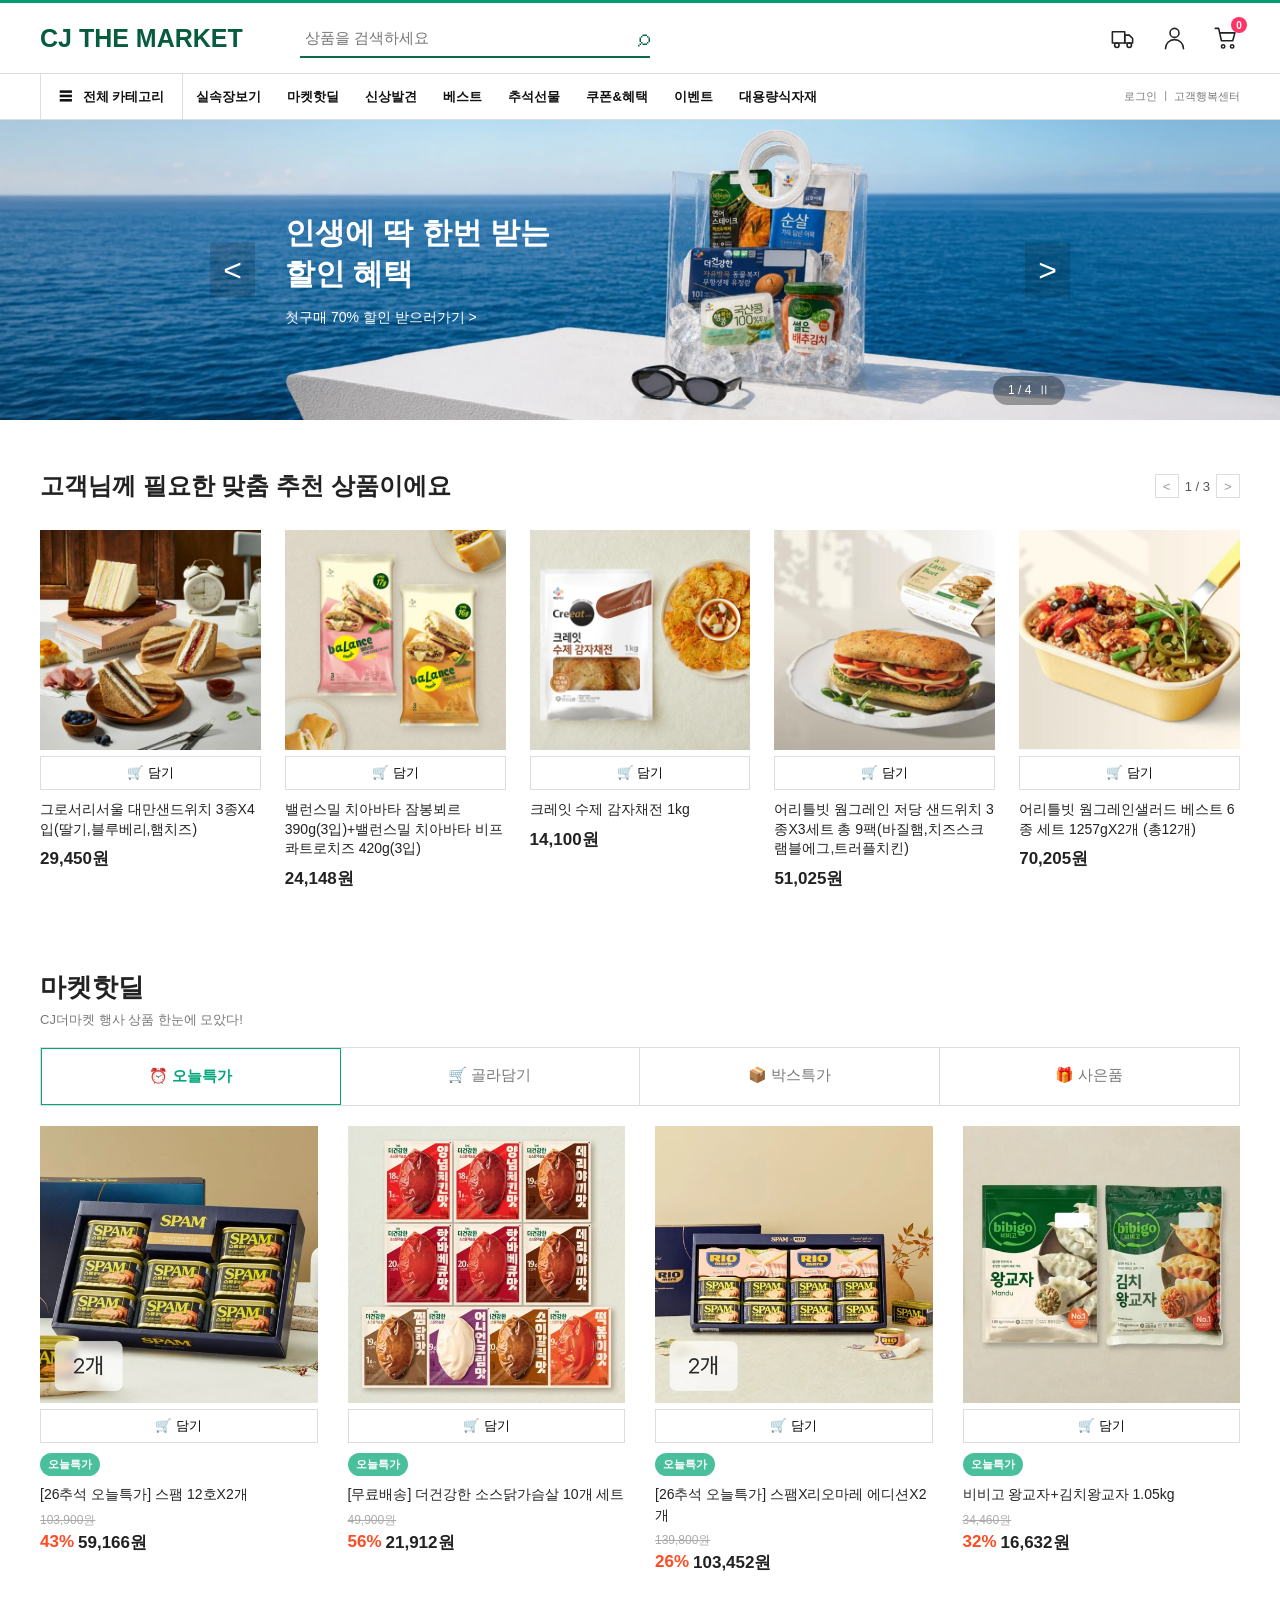
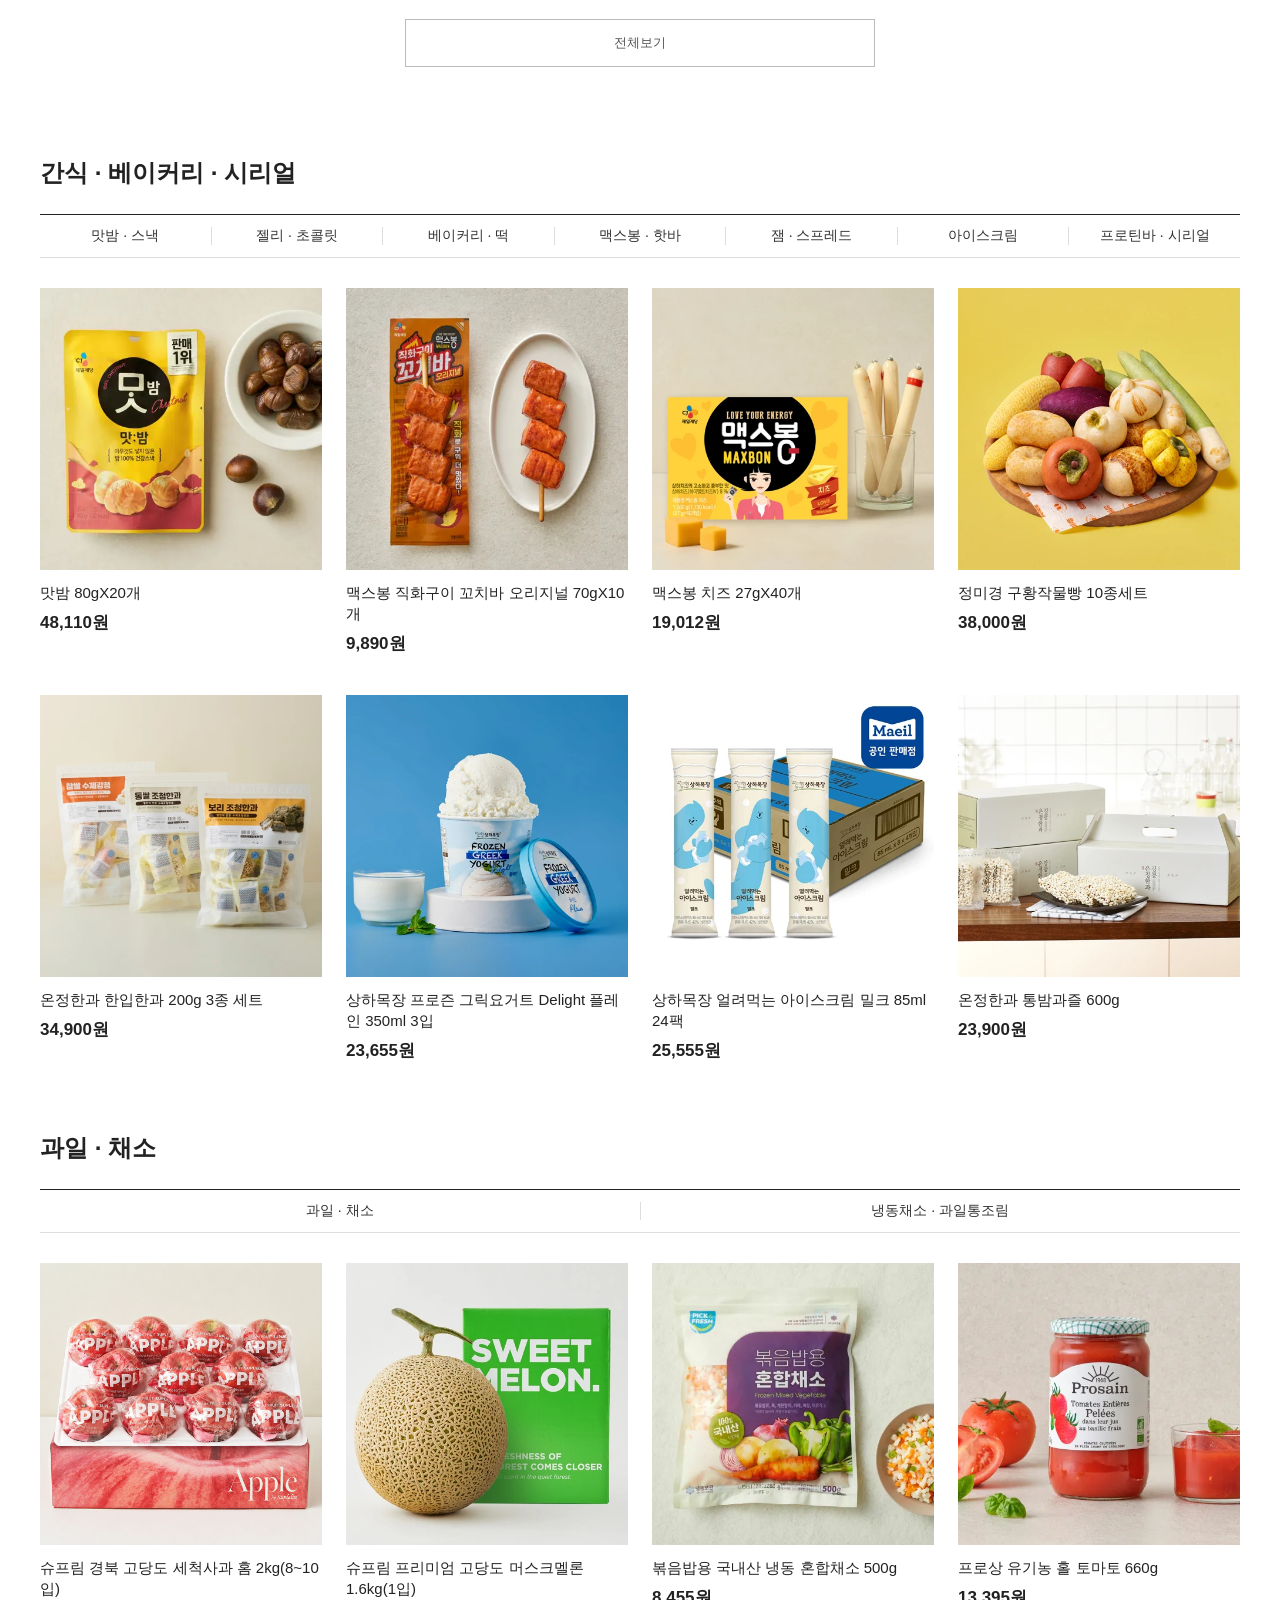
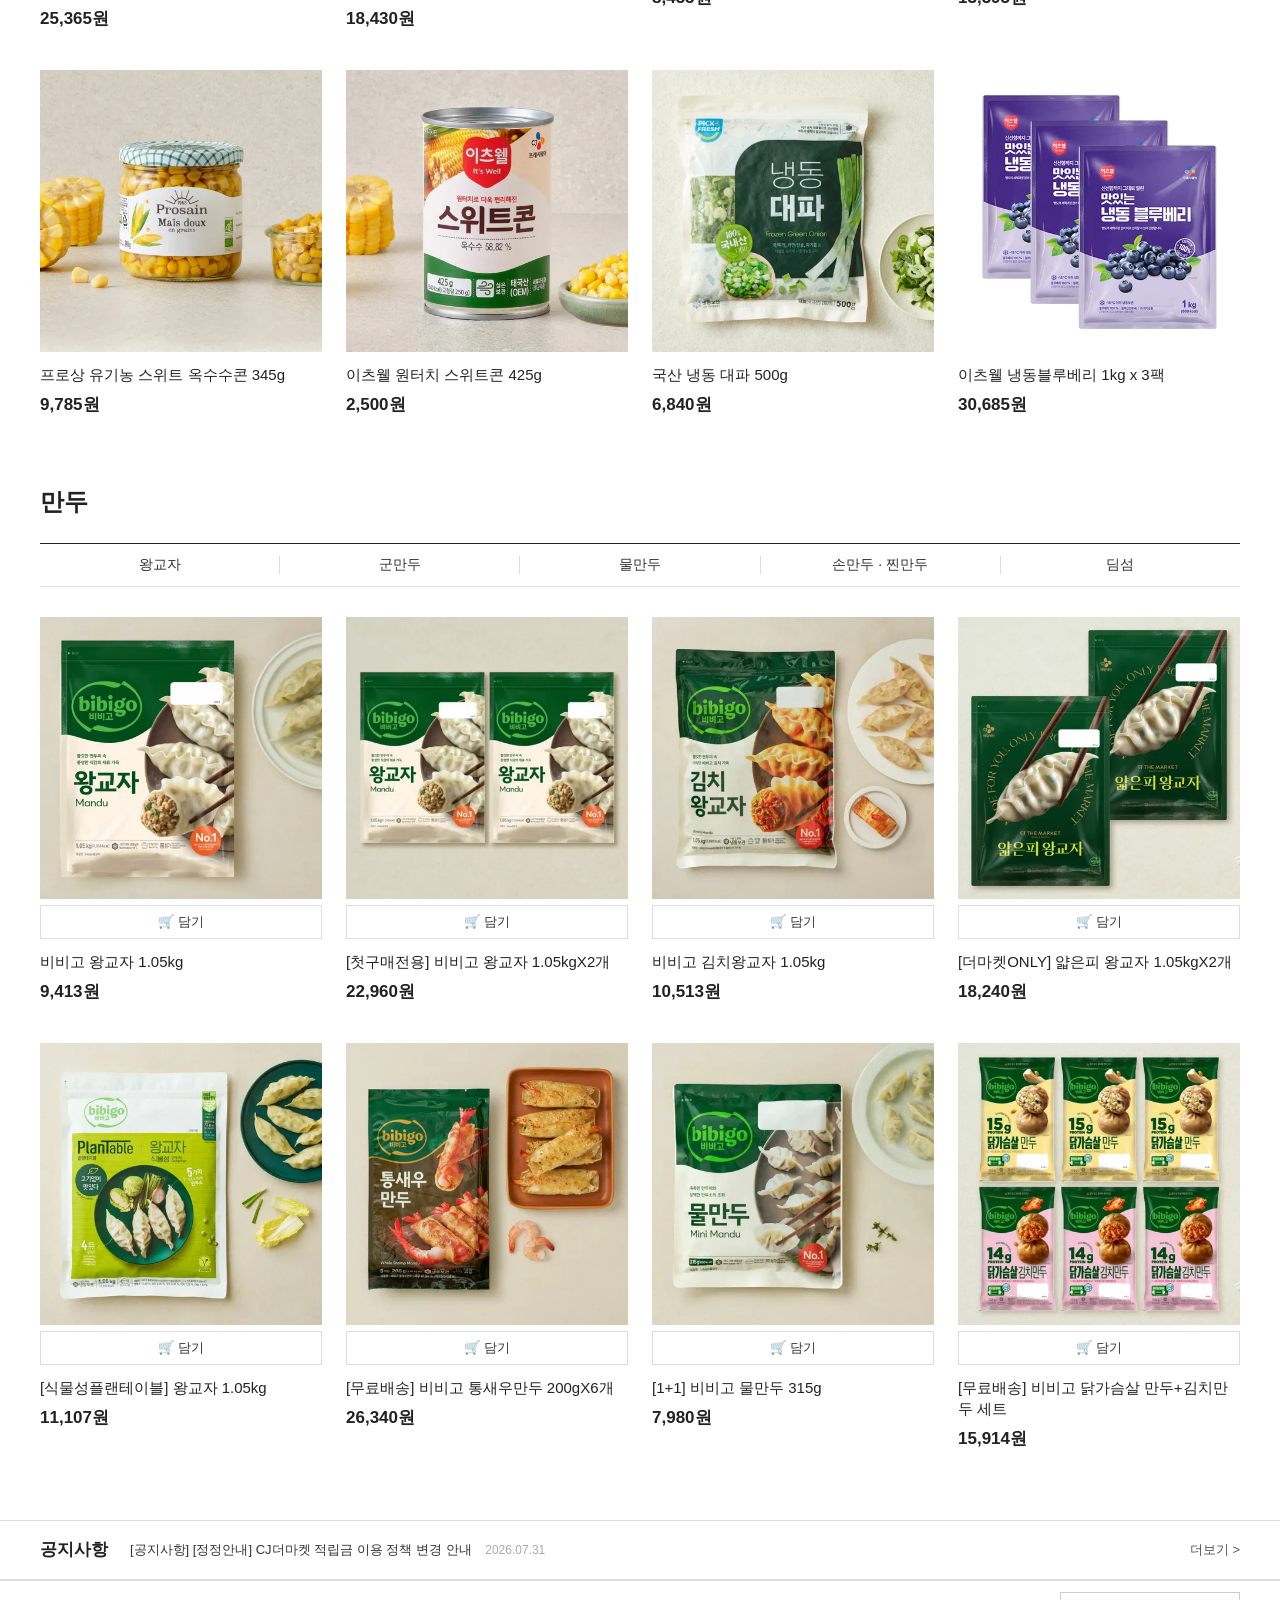
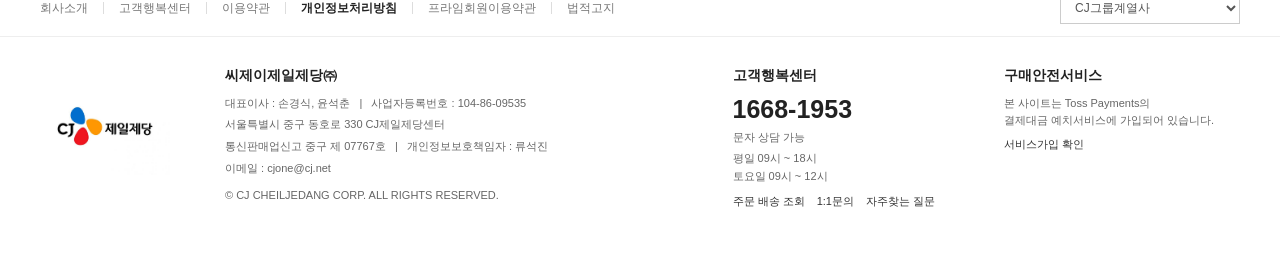
<file: index.html>
<!doctype html>
<html lang="ko">
  <head>
    <meta charset="UTF-8" />

    <!-- 모바일 화면 크기 적용 -->
    <meta name="viewport" content="width=device-width, initial-scale=1.0" />

    <title>CJ THE MARKET</title>
    <link rel="stylesheet" href="./css/reset.css" />
    <link rel="stylesheet" href="./css/common.css" />
    <link rel="stylesheet" href="./css/main.css" />
    <link rel="stylesheet" href="./css/mobile.css" />
  </head>

  <body>
    <!-- =========================
       HEADER
  ========================= -->

    <header class="header">
      <div class="header-inner">
        <!-- 로고 -->
        <h1 class="logo">
          <a href="#">CJ THE MARKET</a>
        </h1>

        <!-- 검색창 -->
        <div class="search-box">
          <input type="text" placeholder="상품을 검색하세요" />
          <button type="button">⌕</button>
        </div>

        <!-- 오른쪽 아이콘 -->
        <div class="header-icons">
          <!-- 배송 아이콘 -->
          <a href="#" class="header-icon">
            <svg viewBox="0 0 24 24">
              <path d="M3 6h11v10H3z"></path>
              <path d="M14 9h4l3 3v4h-7z"></path>
              <circle cx="7" cy="18" r="2"></circle>
              <circle cx="18" cy="18" r="2"></circle>
            </svg>
          </a>

          <!-- 사람 아이콘 -->
          <a href="#" class="header-icon">
            <svg viewBox="0 0 24 24">
              <circle cx="12" cy="7" r="4"></circle>
              <path d="M4 21c0-4.5 3.5-8 8-8s8 3.5 8 8"></path>
            </svg>
          </a>

          <!-- 장바구니 -->
          <a href="#" class="header-icon cart-icon">
            <svg viewBox="0 0 24 24">
              <path d="M2 3h3l2.5 11h10l2-7H6"></path>
              <circle cx="9" cy="19" r="1.5"></circle>
              <circle cx="17" cy="19" r="1.5"></circle>
            </svg>

            <span>0</span>
          </a>
        </div>
      </div>
    </header>

    <!-- =========================
       NAV
  ========================= -->

    <nav class="nav">
      <div class="nav-inner">
        <ul class="main-menu">
          <li class="category">
            <a href="#">☰ &nbsp; 전체 카테고리</a>
          </li>

          <li>
            <a href="#">실속장보기</a>
          </li>

          <li>
            <a href="#">마켓핫딜</a>
          </li>

          <li>
            <a href="#">신상발견</a>
          </li>

          <li>
            <a href="#">베스트</a>
          </li>

          <li>
            <a href="#">추석선물</a>
          </li>

          <li>
            <a href="#">쿠폰&혜택</a>
          </li>

          <li>
            <a href="#">이벤트</a>
          </li>

          <li>
            <a href="#">대용량식자재</a>
          </li>
        </ul>

        <div class="member-menu">
          <a href="#">로그인</a>
          <span>|</span>
          <a href="#">고객행복센터</a>
        </div>
      </div>
    </nav>

    <!-- =========================
       MAIN BANNER
  ========================= -->

    <section class="main-banner">
      <!-- 배너 이미지 -->
      <img id="bannerImage" src="./img/banner/banner1.webp" alt="메인 배너" />

      <!-- 배너 글씨 -->
      <div class="banner-text">
        <h2 id="bannerTitle">
          인생에 딱 한번 받는<br />
          할인 혜택
        </h2>

        <p id="bannerDesc">첫구매 70% 할인 받으러가기 &gt;</p>
      </div>

      <!-- 왼쪽 버튼 -->
      <button class="banner-prev" type="button">&lt;</button>

      <!-- 오른쪽 버튼 -->
      <button class="banner-next" type="button">&gt;</button>

      <!-- 배너 페이지 번호 -->
      <div class="banner-page">
        <span id="bannerCurrent">1</span>

        /

        <span id="bannerTotal">4</span>

        &nbsp;Ⅱ
      </div>
    </section>

    <!-- =====================
       TOP PICK
  ====================== -->

    <section class="toppick-section">
      <div class="section-title">
        <h2>고객님께 필요한 맞춤 추천 상품이에요</h2>

        <div class="page-btn">
          <button type="button">&lt;</button>

          <span>1 / 3</span>

          <button type="button">&gt;</button>
        </div>
      </div>

      <div class="toppick-list">
        <!-- toppick.json 상품 5개가 자동으로 들어옴 -->
      </div>
    </section>

    <!-- =====================
     마켓핫딜
====================== -->

    <section class="hotdeal-section">
      <div class="hotdeal-title">
        <h2>마켓핫딜</h2>
        <p>CJ더마켓 행사 상품 한눈에 모았다!</p>
      </div>

      <!-- 탭 메뉴 -->
      <ul class="hotdeal-tabs">
        <li class="active">
          <a href="#">⏰ 오늘특가</a>
        </li>

        <li>
          <a href="#">🛒 골라담기</a>
        </li>

        <li>
          <a href="#">📦 박스특가</a>
        </li>

        <li>
          <a href="#">🎁 사은품</a>
        </li>
      </ul>

      <!-- 상품 4개 -->
      <div class="hotdeal-list">
        <!-- 4_hotdeal.json 상품이 자동으로 들어옴 -->
      </div>

      <!-- 전체보기 -->
      <button class="hotdeal-more" type="button">전체보기</button>
    </section>

    <!-- =====================
       간식 · 베이커리 · 시리얼
  ====================== -->

    <section class="product-section">
      <h2>간식 · 베이커리 · 시리얼</h2>

      <ul class="category-menu">
        <li>
          <a href="#">맛밤 · 스낵</a>
        </li>

        <li>
          <a href="#">젤리 · 초콜릿</a>
        </li>

        <li>
          <a href="#">베이커리 · 떡</a>
        </li>

        <li>
          <a href="#">맥스봉 · 핫바</a>
        </li>

        <li>
          <a href="#">잼 · 스프레드</a>
        </li>

        <li>
          <a href="#">아이스크림</a>
        </li>

        <li>
          <a href="#">프로틴바 · 시리얼</a>
        </li>
      </ul>

      <div class="snank product-list">
        <!-- 1_snank.json 상품 8개 -->
      </div>
    </section>

    <!-- =====================
       과일 · 채소
  ====================== -->

    <section class="product-section">
      <h2>과일 · 채소</h2>

      <ul class="category-menu">
        <li>
          <a href="#">과일 · 채소</a>
        </li>

        <li>
          <a href="#">냉동채소 · 과일통조림</a>
        </li>
      </ul>

      <div class="fruit product-list">
        <!-- 2_fruit.json 상품 8개 -->
      </div>
    </section>

    <!-- =====================
       만두
  ====================== -->

    <section class="product-section">
      <h2>만두</h2>

      <ul class="category-menu">
        <li>
          <a href="#">왕교자</a>
        </li>

        <li>
          <a href="#">군만두</a>
        </li>

        <li>
          <a href="#">물만두</a>
        </li>

        <li>
          <a href="#">손만두 · 찐만두</a>
        </li>

        <li>
          <a href="#">딤섬</a>
        </li>
      </ul>

      <div class="mandu product-list">
        <!-- 3_mandu.json 상품 8개 -->
      </div>
    </section>

    <!-- JS 연결 -->
    <script src="./js/main.js"></script>
  </body>
</html>
<!-- =========================
     NOTICE
========================= -->

<section class="notice-section">
  <div class="notice-inner">
    <strong class="notice-title">공지사항</strong>

    <a href="#" class="notice-text">
      [공지사항] [정정안내] CJ더마켓 적립금 이용 정책 변경 안내
      <span class="notice-date">2026.07.31</span>
    </a>

    <a href="#" class="notice-more"> 더보기 &gt; </a>
  </div>
</section>

<!-- =========================
     FOOTER
========================= -->

<footer class="footer">
  <!-- 푸터 상단 메뉴 -->
  <div class="footer-menu">
    <div class="footer-menu-inner">
      <ul>
        <li><a href="#">회사소개</a></li>
        <li><a href="#">고객행복센터</a></li>
        <li><a href="#">이용약관</a></li>
        <li>
          <a href="#"><strong>개인정보처리방침</strong></a>
        </li>
        <li><a href="#">프라임회원이용약관</a></li>
        <li><a href="#">법적고지</a></li>
      </ul>

      <select class="family-site">
        <option>CJ그룹계열사</option>
        <option>CJ제일제당</option>
        <option>CJ대한통운</option>
        <option>CJ올리브영</option>
      </select>
    </div>
  </div>

  <!-- 푸터 회사정보 -->
  <div class="footer-info">
    <div class="footer-info-inner">
      <!-- 로고 -->
      <div class="footer-logo">
        <img src="./img/logo.jpg" alt="CJ제일제당" />
      </div>

      <!-- 회사정보 -->
      <div class="company-info">
        <h3>씨제이제일제당㈜</h3>

        <p>
          대표이사 : 손경식, 윤석춘 &nbsp; | &nbsp; 사업자등록번호 :
          104-86-09535
        </p>

        <p>서울특별시 중구 동호로 330 CJ제일제당센터</p>

        <p>
          통신판매업신고 중구 제 07767호 &nbsp; | &nbsp; 개인정보보호책임자 :
          류석진
        </p>

        <p>이메일 : cjone@cj.net</p>

        <p class="copyright">© CJ CHEILJEDANG CORP. ALL RIGHTS RESERVED.</p>
      </div>

      <!-- 고객센터 -->
      <div class="customer-center">
        <h3>고객행복센터</h3>

        <strong>1668-1953</strong>

        <p>문자 상담 가능</p>

        <p>
          평일 09시 ~ 18시<br />
          토요일 09시 ~ 12시
        </p>

        <div class="customer-links">
          <a href="#">주문 배송 조회</a>
          <a href="#">1:1문의</a>
          <a href="#">자주찾는 질문</a>
        </div>
      </div>

      <!-- 결제안전서비스 -->
      <div class="payment-info">
        <h3>구매안전서비스</h3>

        <p>
          본 사이트는 Toss Payments의<br />
          결제대금 예치서비스에 가입되어 있습니다.
        </p>

        <a href="#">서비스가입 확인</a>
      </div>
    </div>
  </div>
</footer>
</file>
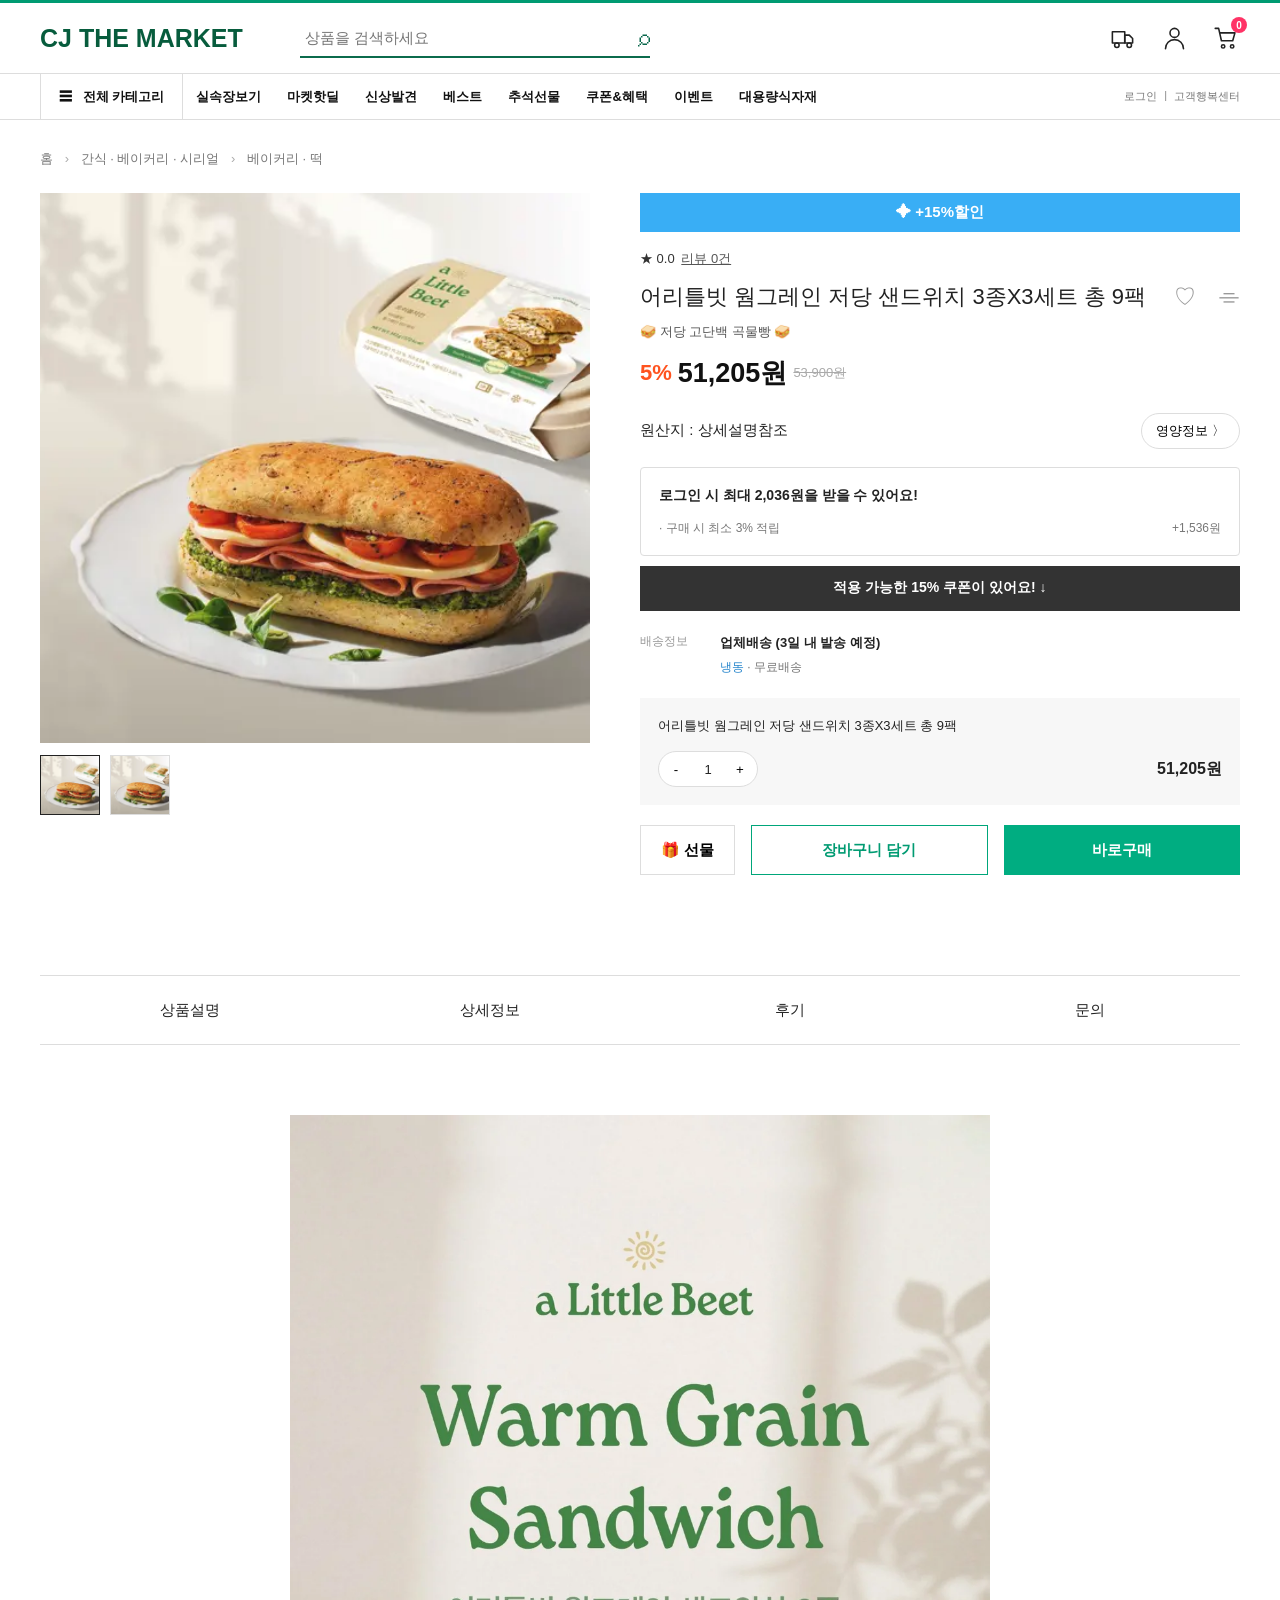
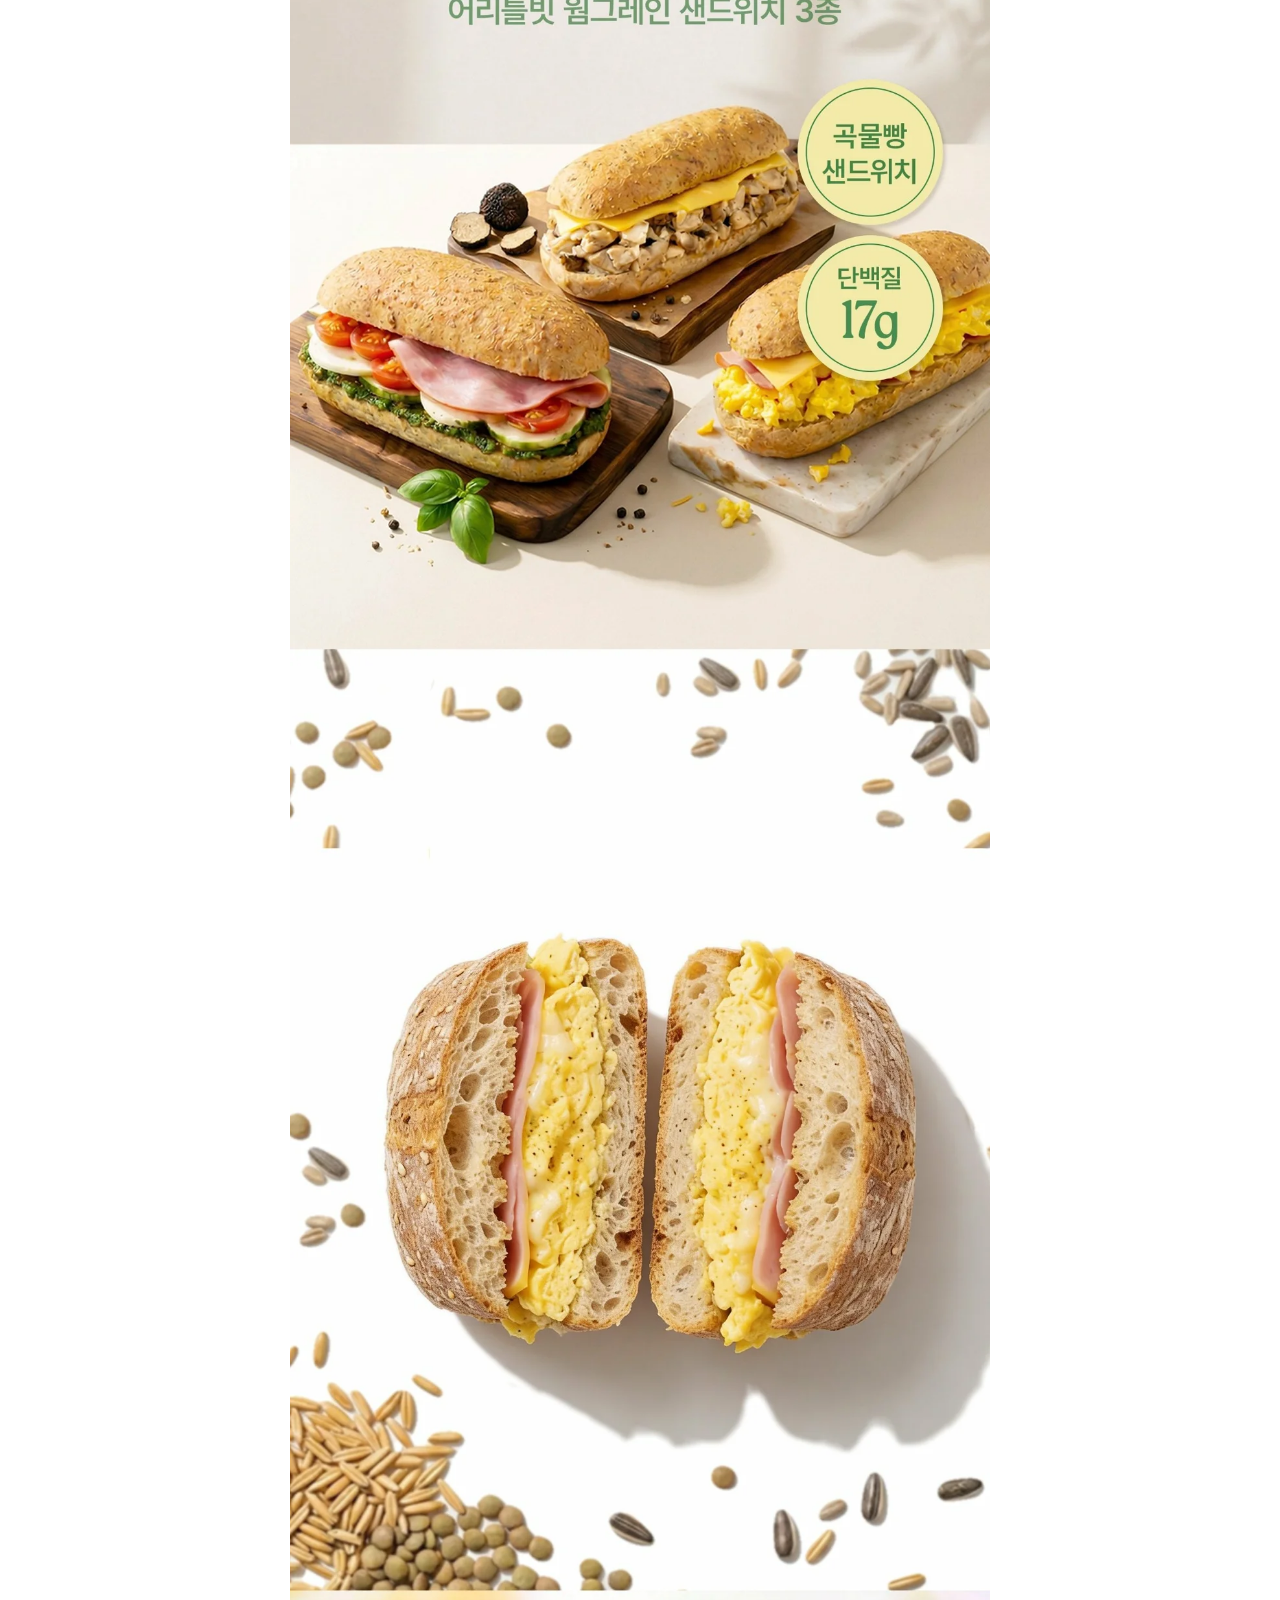
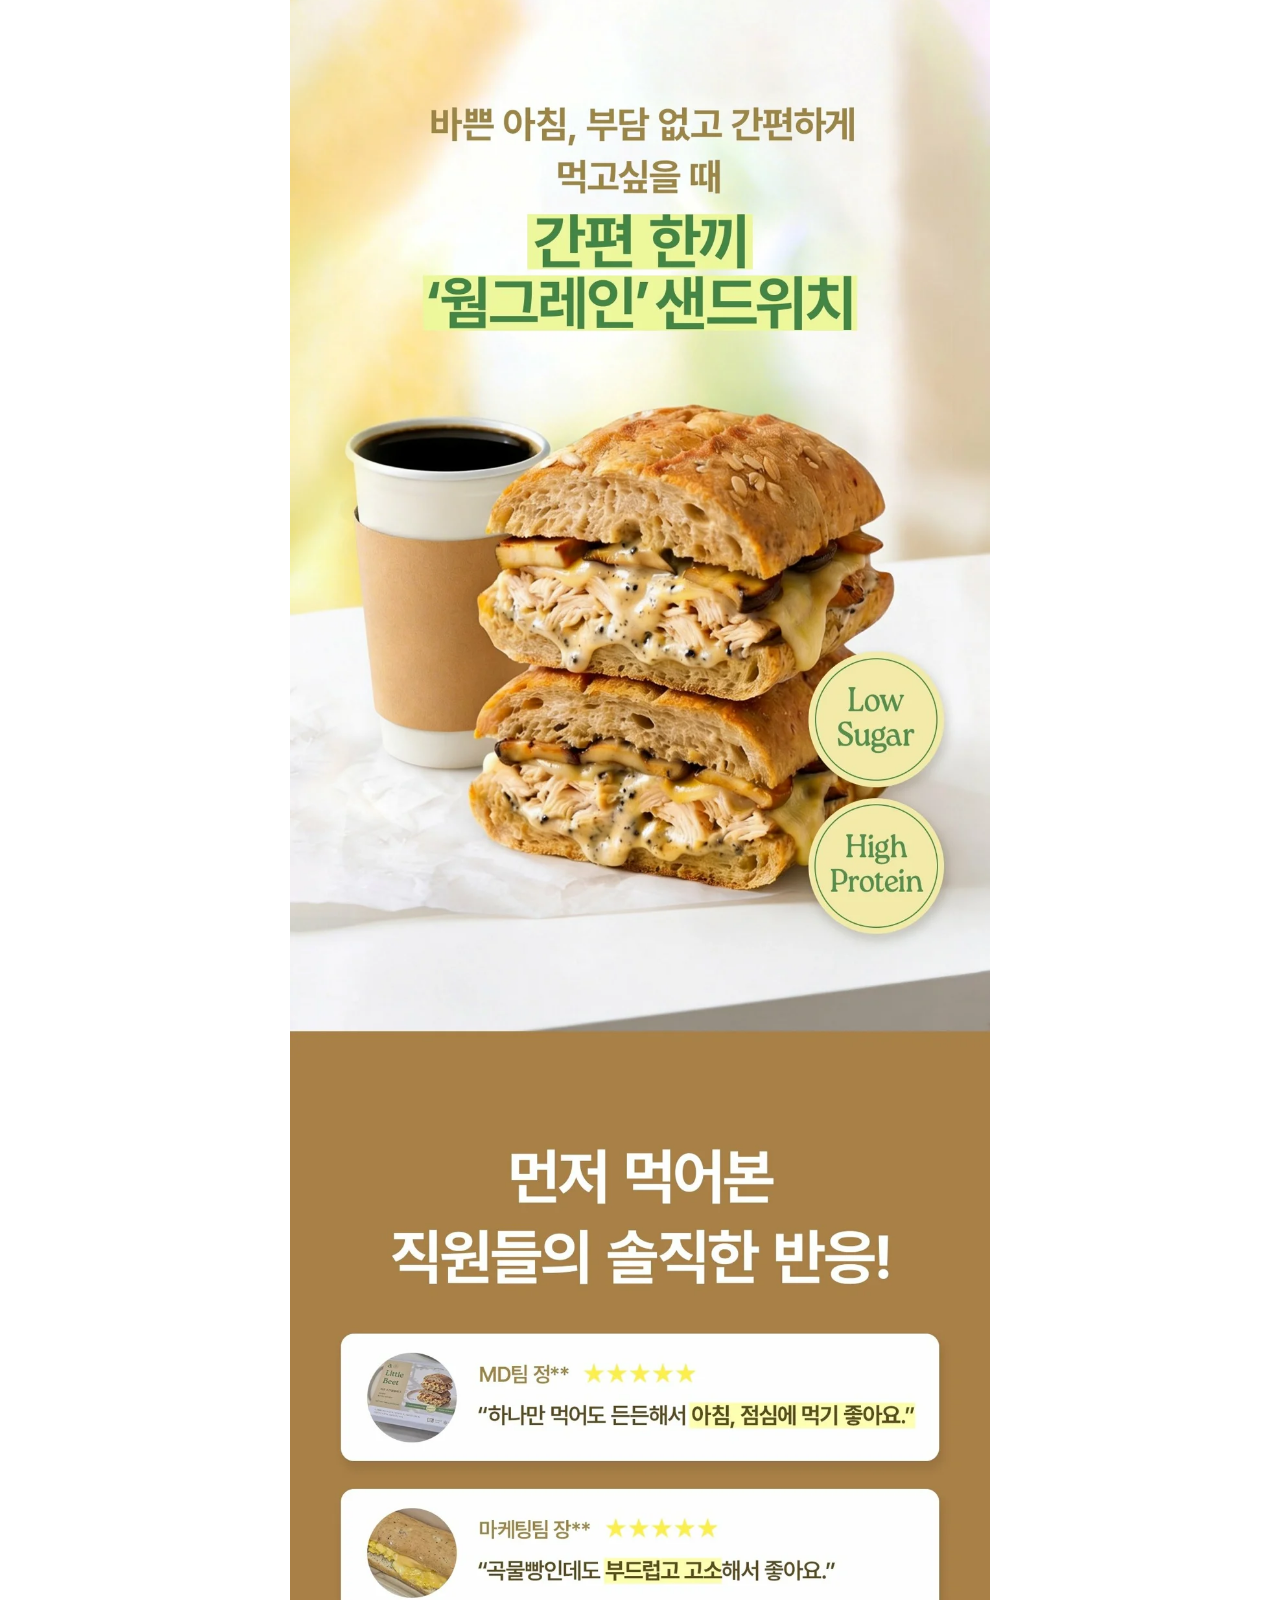
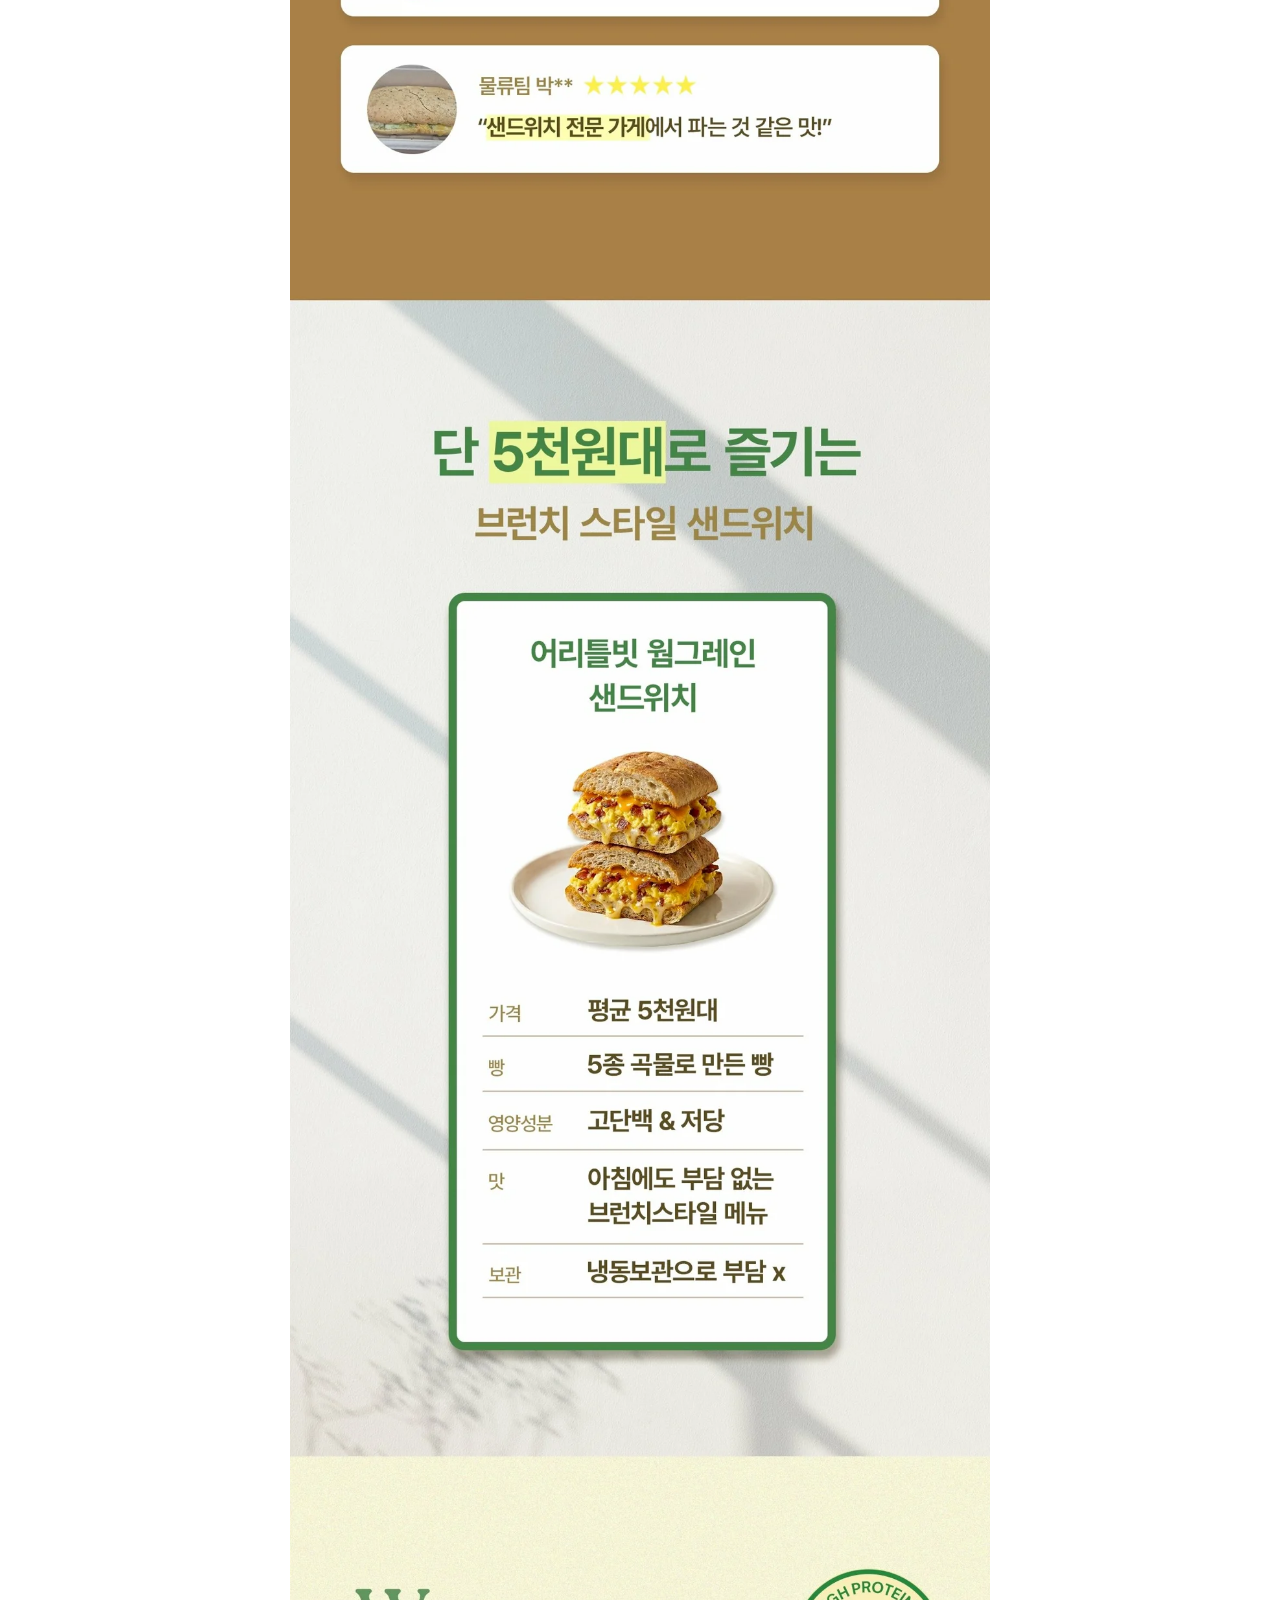
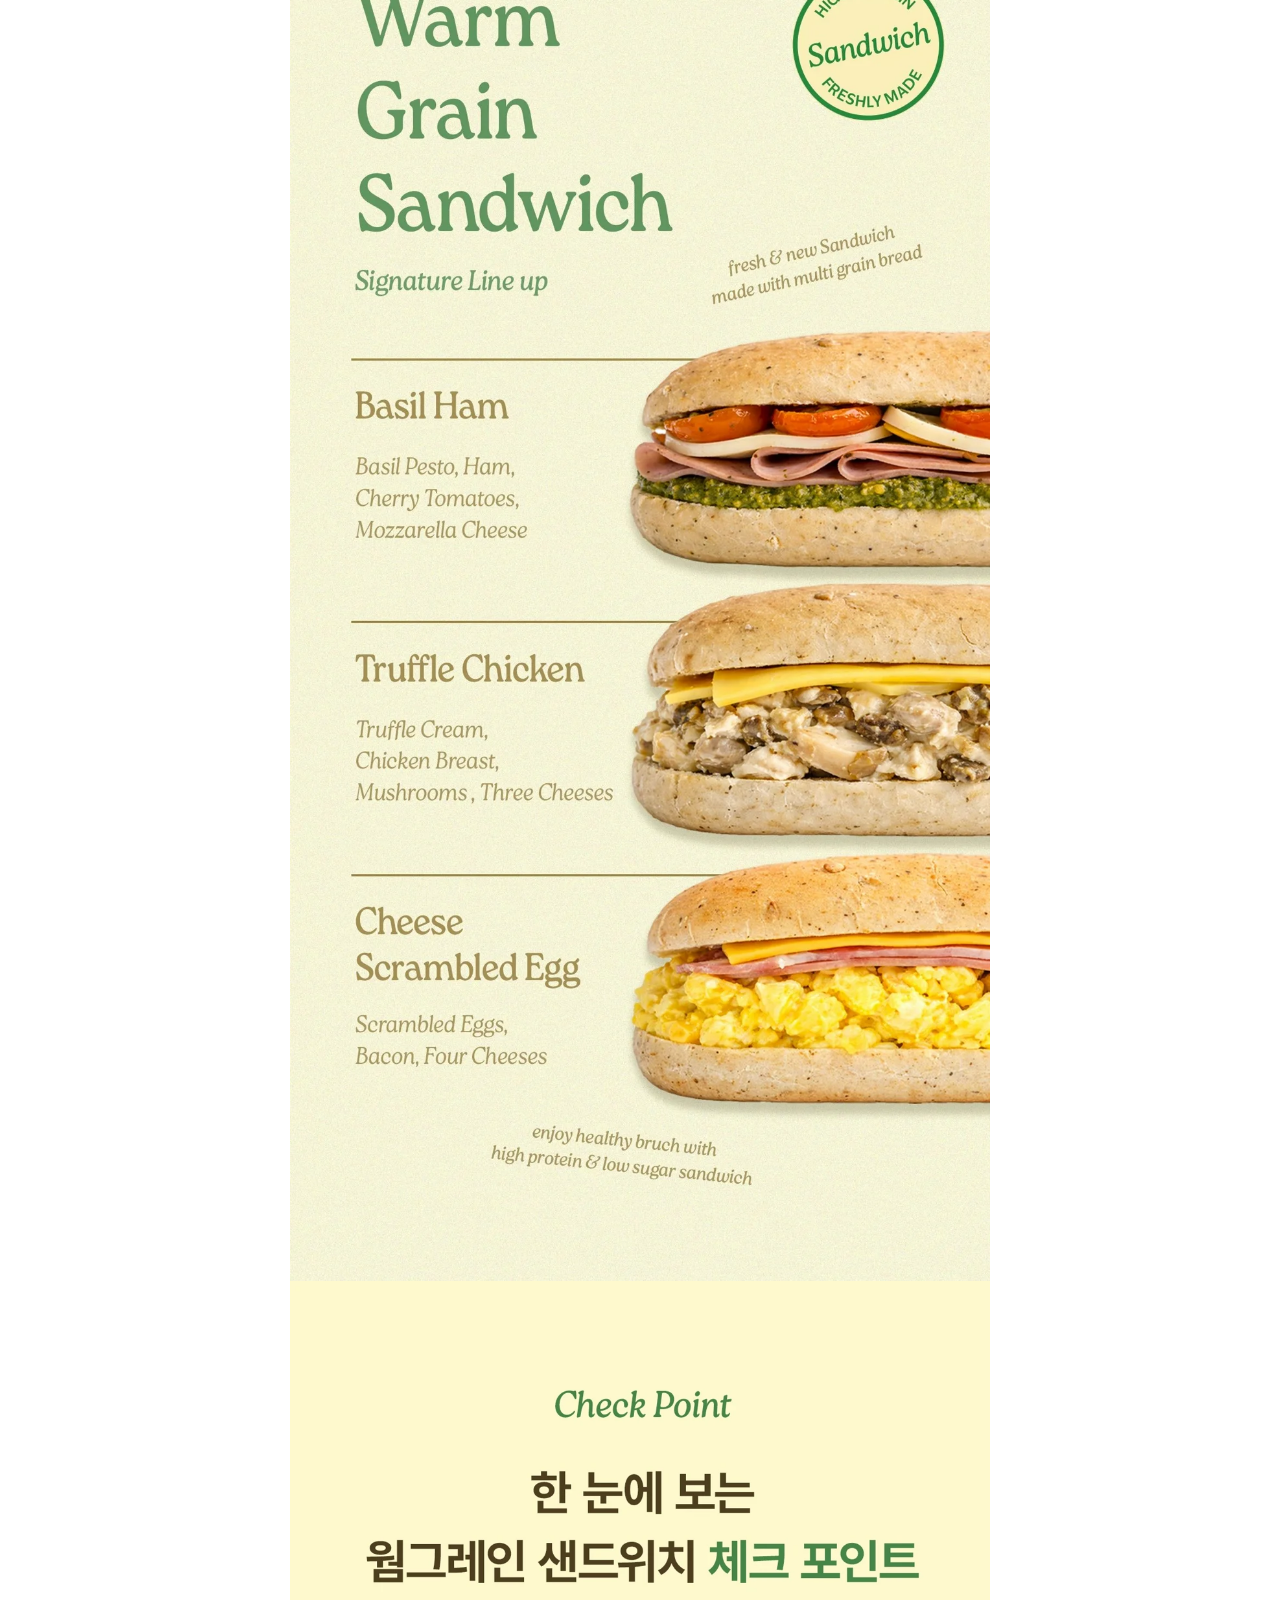
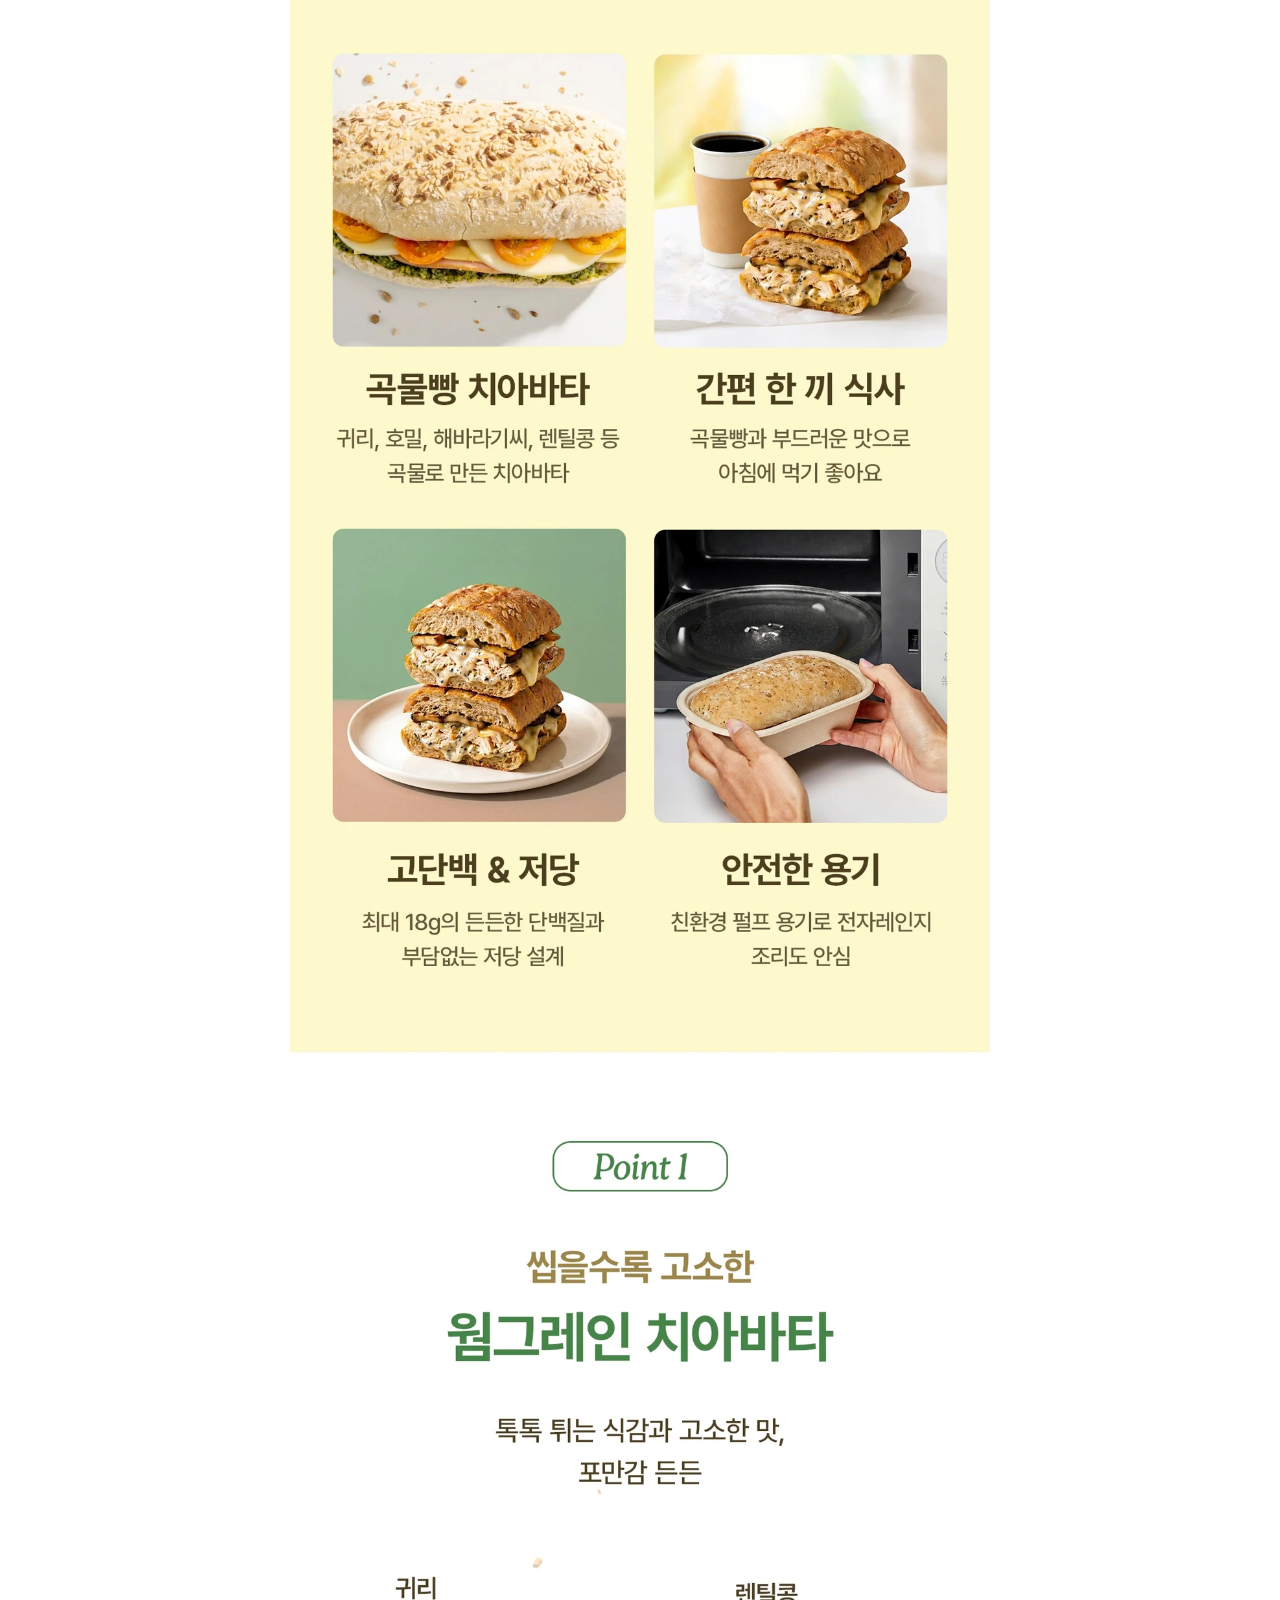
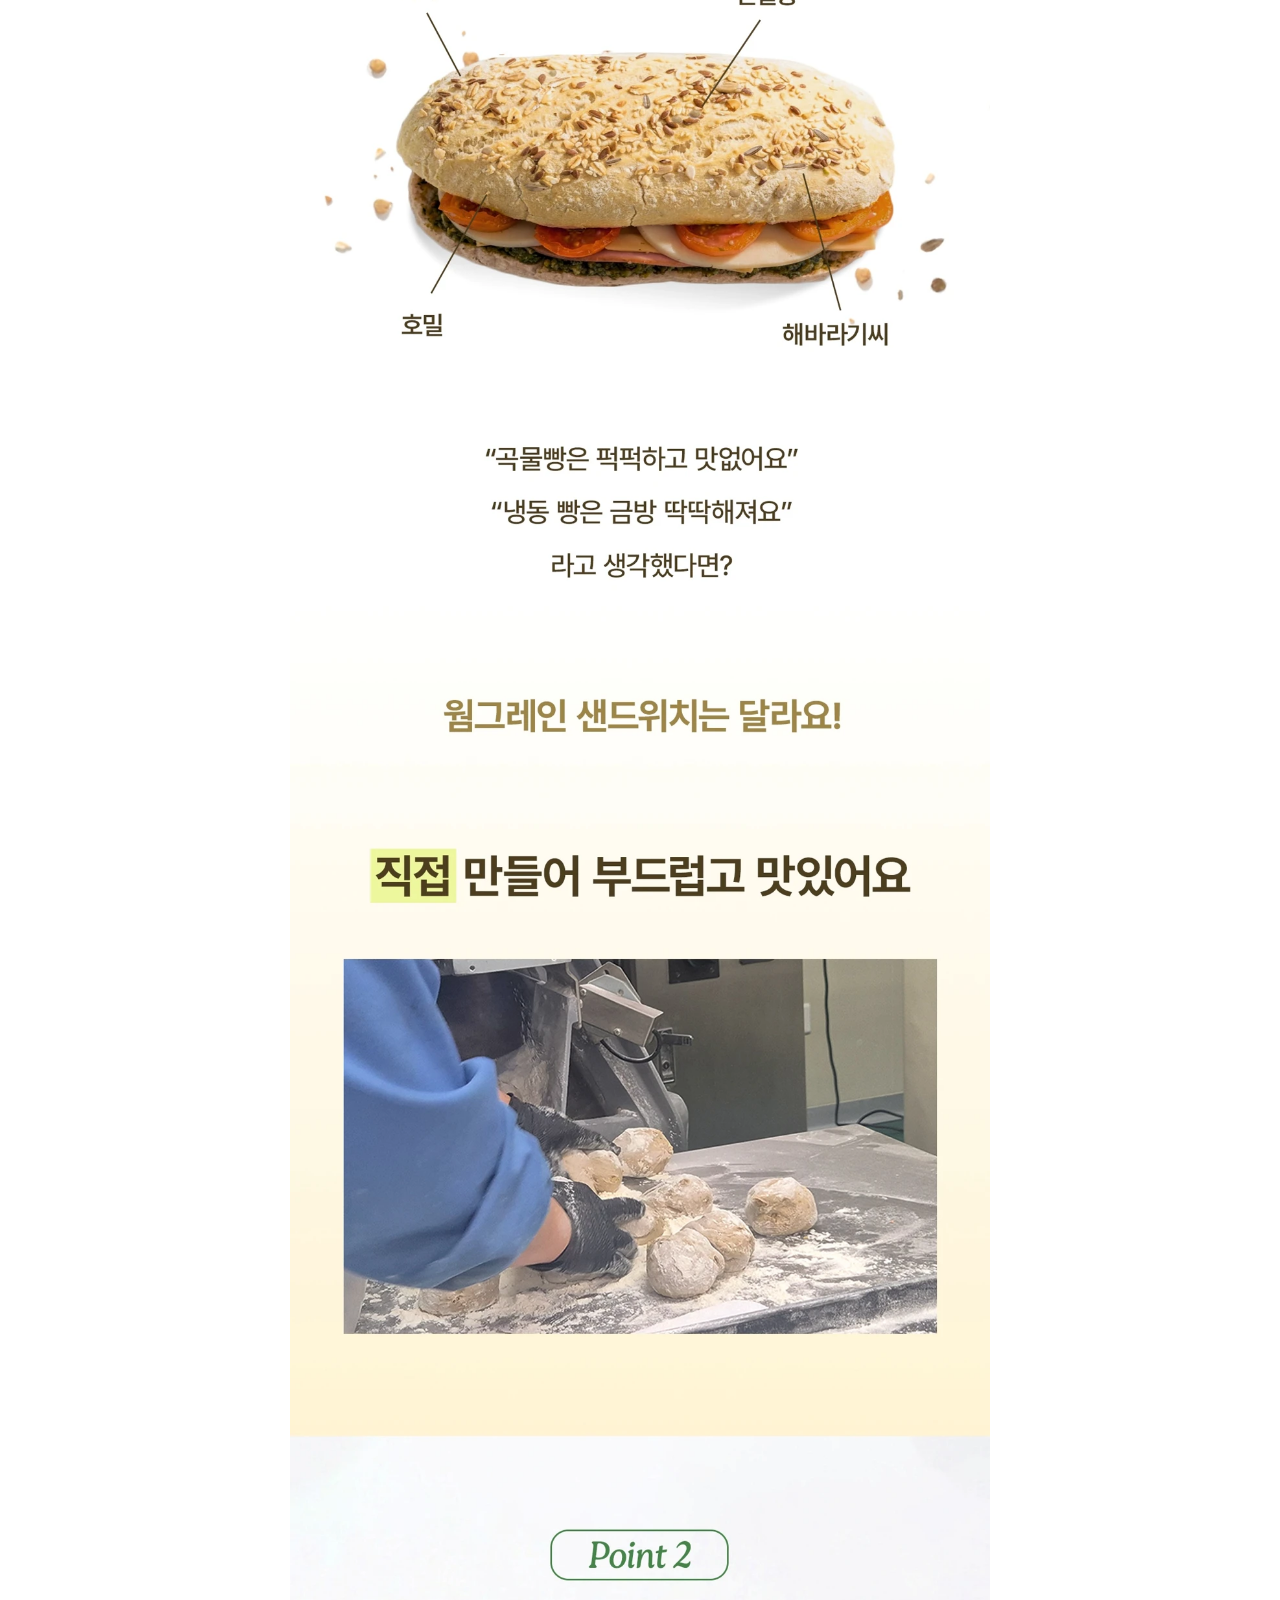
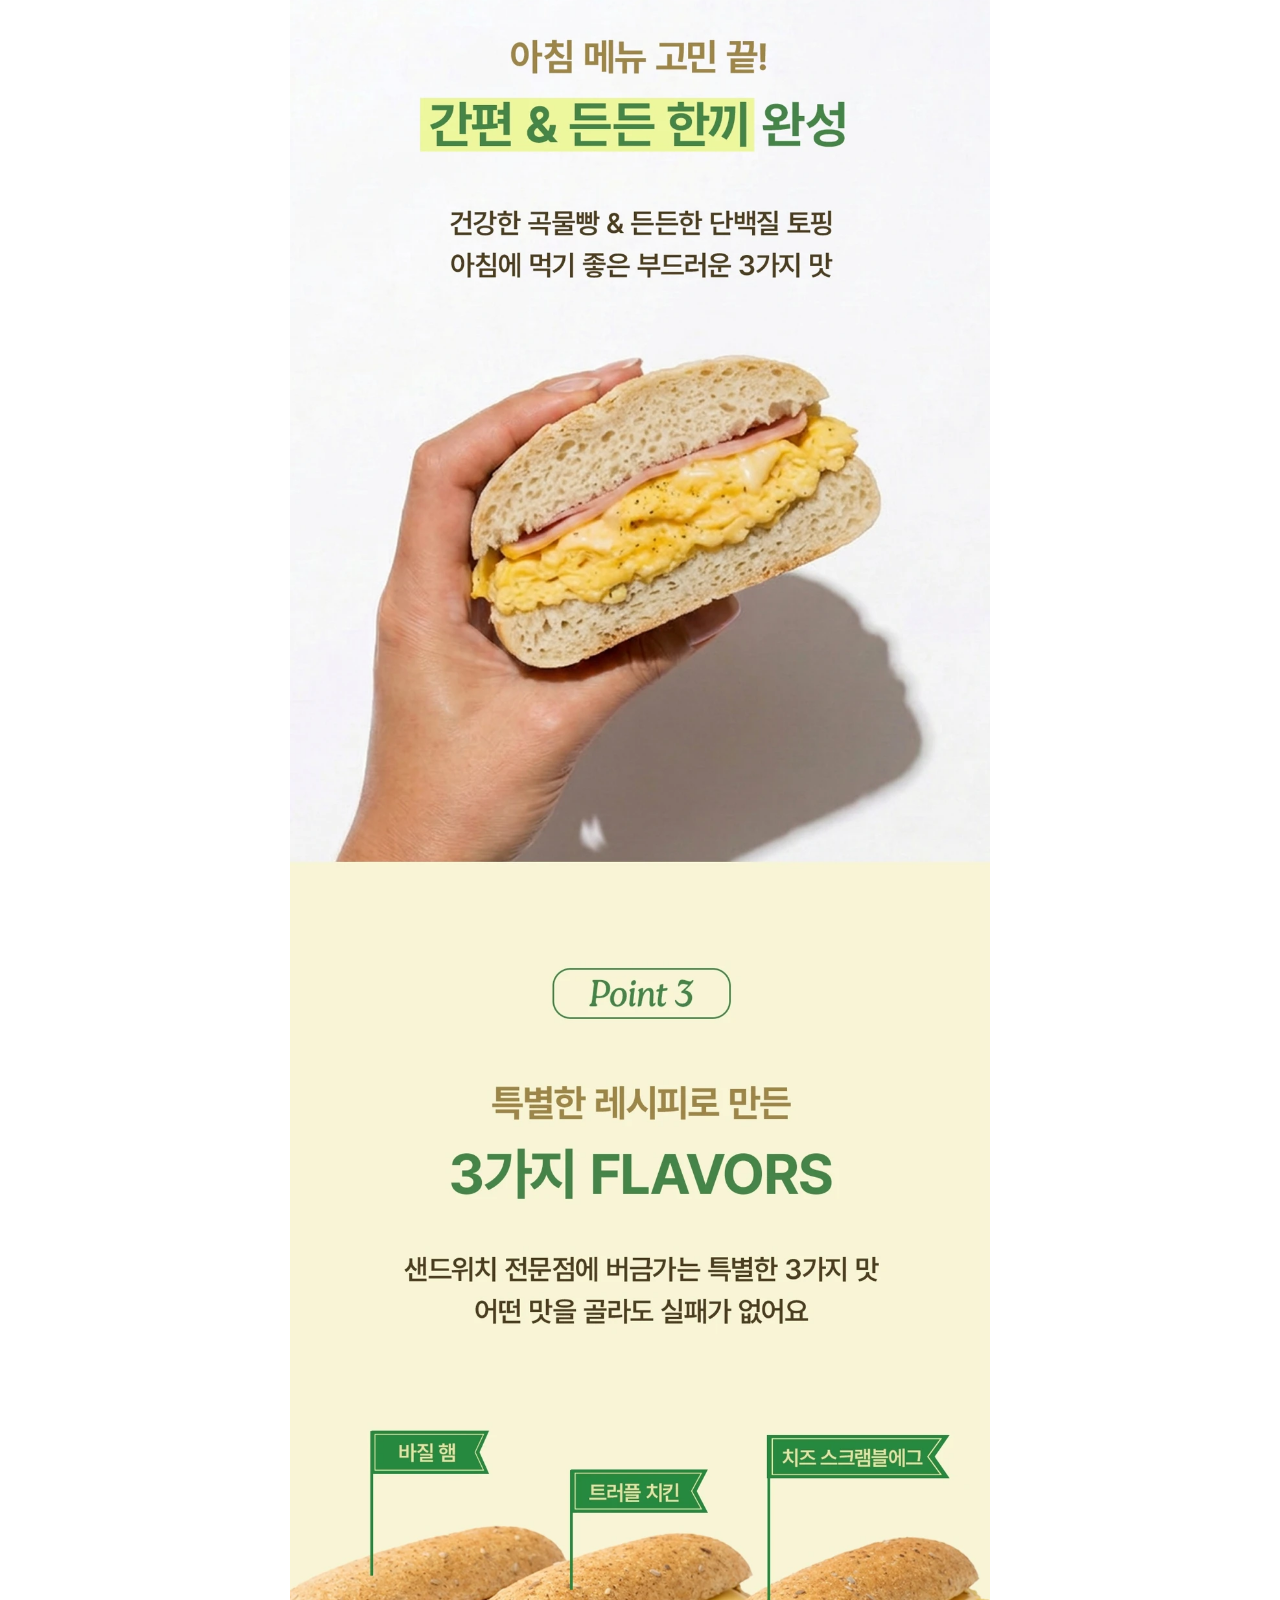
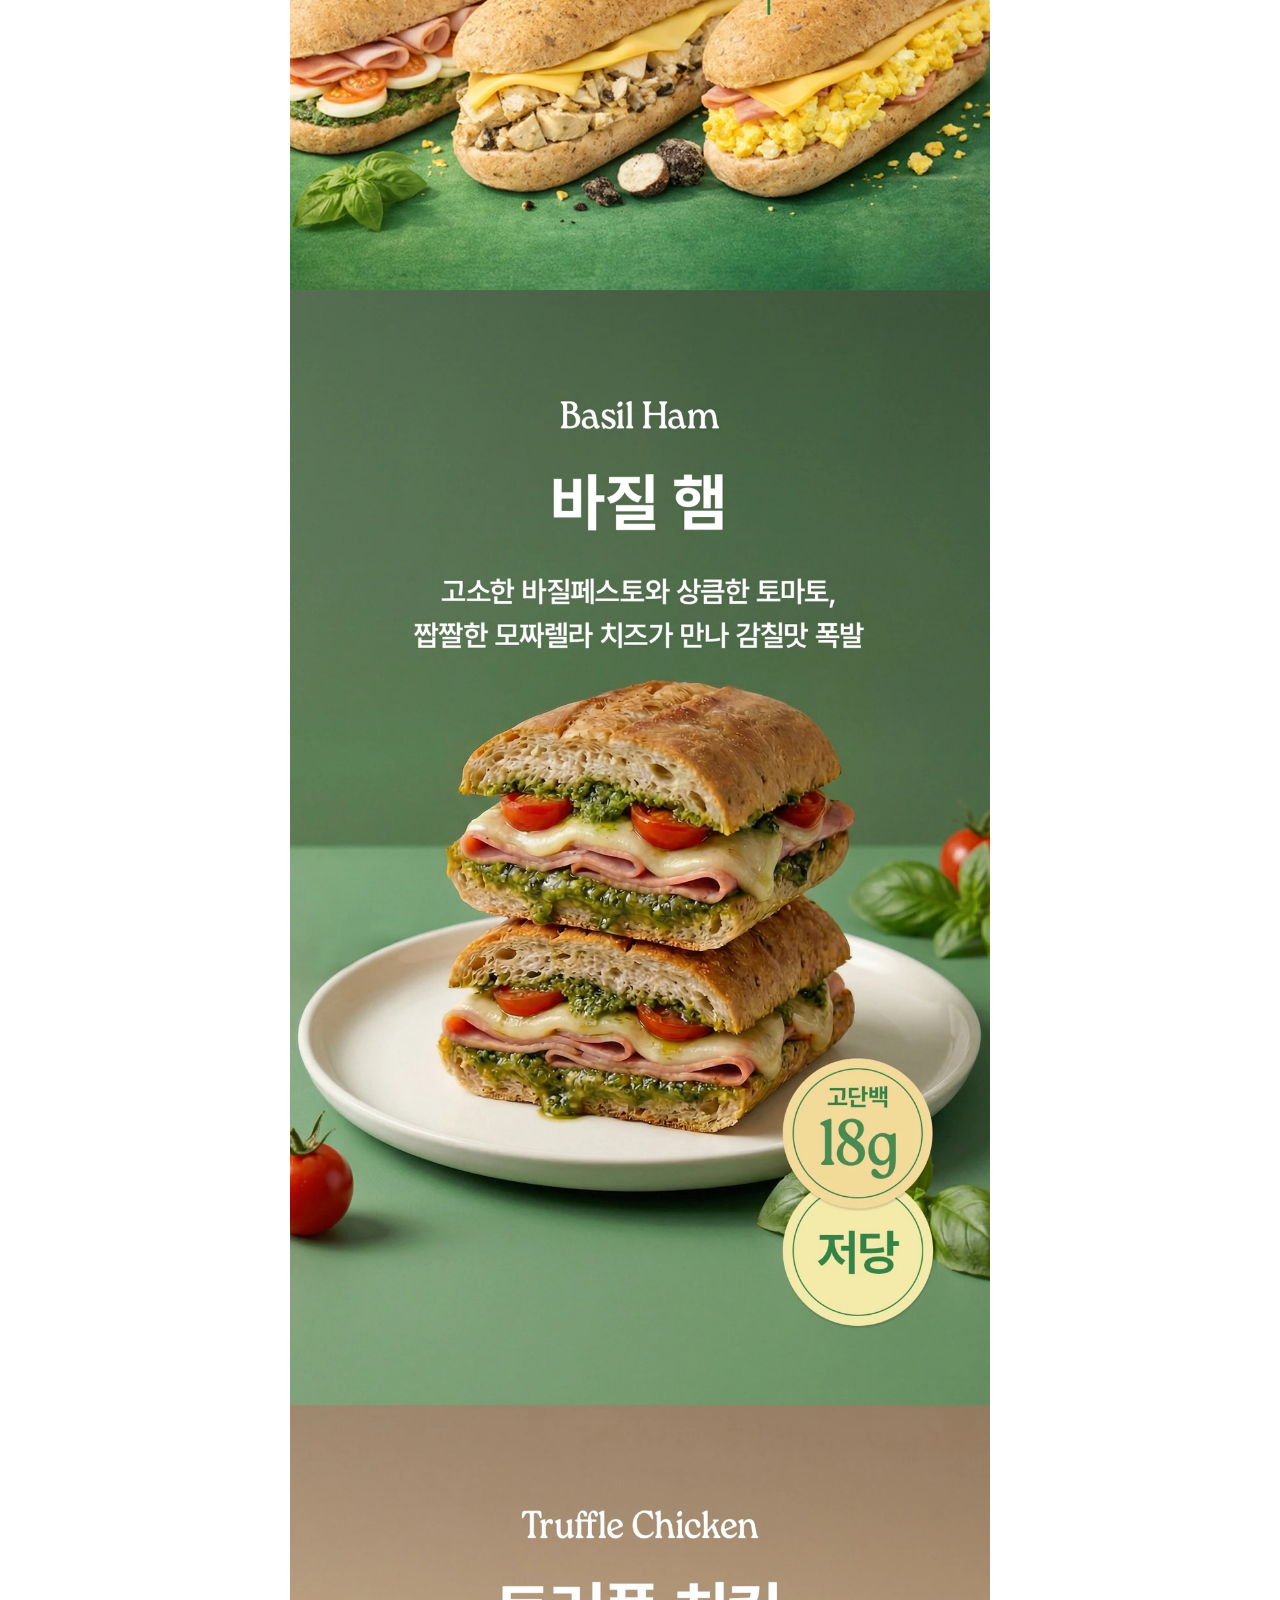
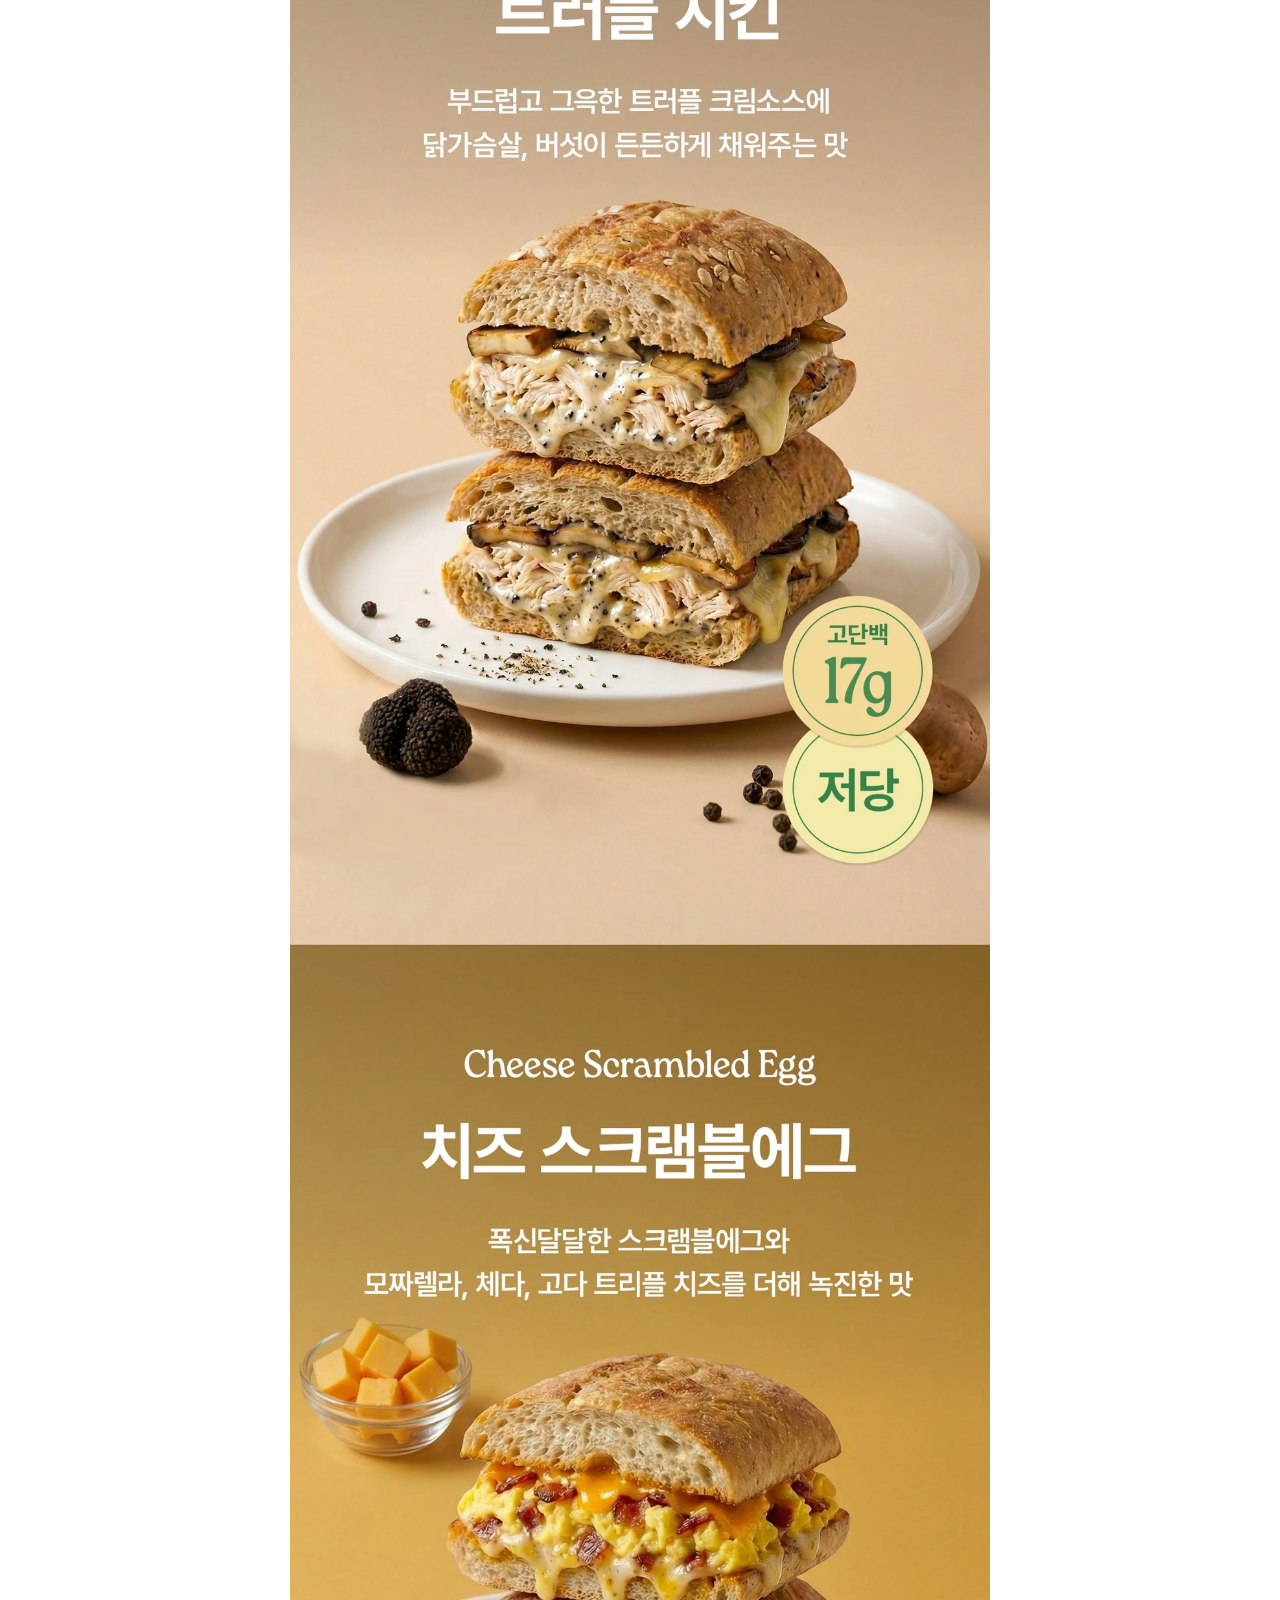
<file: sub.html>
<!doctype html>
<html lang="ko">
  <head>
    <meta charset="UTF-8" />
    <title>CJ THE MARKET</title>
    <link rel="stylesheet" href="./css/reset.css" />
    <link rel="stylesheet" href="./css/common.css" />
    <link rel="stylesheet" href="./css/sub.css" />
  </head>

  <body>
    <!-- =========================
       HEADER
  ========================= -->

    <header class="header">
      <div class="header-inner">
        <!-- 로고 -->
        <h1 class="logo">
          <a href="index.html" target="_self">CJ THE MARKET</a>
        </h1>

        <!-- 검색창 -->
        <div class="search-box">
          <input type="text" placeholder="상품을 검색하세요" />
          <button type="button">⌕</button>
        </div>

        <!-- 오른쪽 아이콘 -->
        <div class="header-icons">
          <!-- 배송 아이콘 -->
          <a href="#" class="header-icon">
            <svg viewBox="0 0 24 24">
              <path d="M3 6h11v10H3z"></path>
              <path d="M14 9h4l3 3v4h-7z"></path>
              <circle cx="7" cy="18" r="2"></circle>
              <circle cx="18" cy="18" r="2"></circle>
            </svg>
          </a>

          <!-- 사람 아이콘 -->
          <a href="#" class="header-icon">
            <svg viewBox="0 0 24 24">
              <circle cx="12" cy="7" r="4"></circle>
              <path d="M4 21c0-4.5 3.5-8 8-8s8 3.5 8 8"></path>
            </svg>
          </a>

          <!-- 장바구니 -->
          <a href="#" class="header-icon cart-icon">
            <svg viewBox="0 0 24 24">
              <path d="M2 3h3l2.5 11h10l2-7H6"></path>
              <circle cx="9" cy="19" r="1.5"></circle>
              <circle cx="17" cy="19" r="1.5"></circle>
            </svg>

            <span>0</span>
          </a>
        </div>
      </div>
    </header>

    <!-- =========================
       NAV
  ========================= -->

    <nav class="nav">
      <div class="nav-inner">
        <ul class="main-menu">
          <li class="category">
            <a href="#">☰ &nbsp; 전체 카테고리</a>
          </li>

          <li>
            <a href="#">실속장보기</a>
          </li>

          <li>
            <a href="#">마켓핫딜</a>
          </li>

          <li>
            <a href="#">신상발견</a>
          </li>

          <li>
            <a href="#">베스트</a>
          </li>

          <li>
            <a href="#">추석선물</a>
          </li>

          <li>
            <a href="#">쿠폰&혜택</a>
          </li>

          <li>
            <a href="#">이벤트</a>
          </li>

          <li>
            <a href="#">대용량식자재</a>
          </li>
        </ul>

        <div class="member-menu">
          <a href="#">로그인</a>
          <span>|</span>
          <a href="#">고객행복센터</a>
        </div>
      </div>
    </nav>

    <div id="sub"></div>

    <!-- =========================
     PRODUCT DETAIL
========================= -->

    <main id="sub" class="detail-page">
      <!-- ① 상품 구매 영역 -->
      <section class="product-info">
        <!-- 경로 -->
        <div class="product-path">
          홈
          <span>›</span>
          간식 · 베이커리 · 시리얼
          <span>›</span>
          베이커리 · 떡
        </div>

        <div class="product-info-wrap">
          <!-- =====================
         왼쪽 상품 이미지
    ====================== -->
          <div class="product-gallery">
            <div class="product-main-image">
              <img
                src="./img/0_toppick/toppick4.webp"
                alt="어리틀빗 웜그레인 저당 샌드위치"
              />
            </div>

            <div class="product-thumbnails">
              <button class="thumb active" type="button">
                <img src="./img/0_toppick/toppick4.webp" alt="상품 이미지1" />
              </button>

              <button class="thumb" type="button">
                <img src="./img/0_toppick/toppick4.webp" alt="상품 이미지2" />
              </button>
            </div>
          </div>

          <!-- =====================
         오른쪽 구매 정보
    ====================== -->
          <div class="product-buy">
            <div class="product-coupon">✦ +15%할인</div>

            <div class="product-review">
              ★ 0.0
              <a href="#">리뷰 0건</a>
            </div>

            <div class="product-title-row">
              <h2>어리틀빗 웜그레인 저당 샌드위치 3종X3세트 총 9팩</h2>

              <div class="product-icons">♡　⌯</div>
            </div>

            <p class="product-subtitle">🥪 저당 고단백 곡물빵 🥪</p>

            <!-- 가격 -->
            <div class="product-price">
              <strong class="discount-rate"> 5% </strong>

              <strong class="sale-price"> 51,205원 </strong>

              <del class="original-price"> 53,900원 </del>
            </div>

            <!-- 원산지 -->
            <div class="product-origin">
              <span>원산지 : 상세설명참조</span>

              <button type="button">영양정보 〉</button>
            </div>

            <!-- 적립 -->
            <div class="benefit-box">
              <strong> 로그인 시 최대 2,036원을 받을 수 있어요! </strong>

              <p>
                · 구매 시 최소 3% 적립
                <span>+1,536원</span>
              </p>
            </div>

            <!-- 쿠폰 -->
            <button class="coupon-btn" type="button">
              적용 가능한 15% 쿠폰이 있어요! ↓
            </button>

            <!-- 배송 -->
            <div class="delivery-info">
              <span class="delivery-title"> 배송정보 </span>

              <div>
                <strong>업체배송 (3일 내 발송 예정)</strong>

                <p><span>냉동</span> · 무료배송</p>
              </div>
            </div>

            <!-- 옵션 / 수량 -->
            <div class="option-box">
              <p>어리틀빗 웜그레인 저당 샌드위치 3종X3세트 총 9팩</p>

              <div class="option-bottom">
                <div class="quantity">
                  <button id="minusBtn" type="button">-</button>

                  <span id="quantity">1</span>

                  <button id="plusBtn" type="button">+</button>
                </div>

                <strong id="optionPrice"> 51,205원 </strong>
              </div>
            </div>

            <!-- 구매 버튼 -->
            <div class="buy-buttons">
              <button class="gift-btn" type="button">🎁 선물</button>

              <button class="basket-btn" type="button">장바구니 담기</button>

              <button class="buy-btn" type="button">바로구매</button>
            </div>
          </div>
        </div>
      </section>

      <!-- ② 상세페이지 메뉴 -->
      <nav class="detail-tab">
        <a href="#product-detail">상품설명</a>
        <a href="#product-info-detail">상세정보</a>
        <a href="#review">후기</a>
        <a href="#qna">문의</a>
      </nav>

      <!-- =========================
     ③ 상품 설명
========================= -->

      <section id="product-detail" class="product-detail">
        <div class="detail-images">
          <img
            src="./img/detail/detail1.webp"
            alt="웜그레인 샌드위치 상품 소개"
          />

          <img
            src="./img/detail/detail2.webp"
            alt="웜그레인 샌드위치 체크포인트"
          />

          <img src="./img/detail/detail3.webp" alt="웜그레인 샌드위치 종류" />

          <img
            src="./img/detail/detail4.webp"
            alt="웜그레인 샌드위치 보관 및 조리방법"
          />
        </div>
      </section>

<!-- =========================
    ④ 상품 상세정보
========================= -->

      <section id="product-info-detail" class="product-info-detail">
        <div class="info-inner">
          <h2>상품정보</h2>

          <table class="product-info-table">
            <tr>
              <th>제품명</th>
              <td>어리틀빗 웜그레인 저당 샌드위치</td>
            </tr>

            <tr>
              <th>식품의 유형</th>
              <td>즉석조리식품</td>
            </tr>

            <tr>
              <th>상품 구성</th>
              <td>바질햄 3팩 + 트러플치킨 3팩 + 치즈스크램블에그 3팩</td>
            </tr>

            <tr>
              <th>내용량</th>
              <td>총 9팩</td>
            </tr>

            <tr>
              <th>보관방법</th>
              <td>-18℃ 이하 냉동보관</td>
            </tr>

            <tr>
              <th>소비기한</th>
              <td>제조일로부터 9개월 이내</td>
            </tr>

            <tr>
              <th>원재료명 및 함량</th>
              <td>상품 상세설명 참조</td>
            </tr>

            <tr>
              <th>제조원</th>
              <td>상품 상세설명 참조</td>
            </tr>
          </table>

    <!-- 영양정보 -->
    <div class="nutrition-info">

      <h2>영양정보</h2>

      <img
        src="./img/detail/바질치킨영양정보.webp"
        alt="어리틀빗 웜그레인 샌드위치 영양정보"
      >

      <img
        src="./img/detail/트러플영양정보.webp"
        alt="트러플 치킨 영양정보"
        >

      <img
        src="./img/detail/스크램블에그영양정보.webp"
        alt="치즈 스크램블에그 영양정보"
        >

</div>

    </div>

  </div>

</section>
        </div>
      </section>

<!-- =========================
  ⑤ 상품 후기
========================= -->

<section id="review" class="review">

  <div class="review-inner">

    <div class="review-title">

      <div>
        <h2>상품 후기</h2>
        <p>상품을 구매한 고객님들의 솔직한 후기입니다.</p>
      </div>

      <button class="review-write-btn" type="button">
        후기 작성
      </button>

    </div>


    <!-- 후기 요약 -->
    <div class="review-summary">

      <div class="review-score">
        <strong>4.8</strong>

        <div>
          <p class="review-stars">★★★★★</p>
          <span>총 128개의 후기</span>
        </div>
      </div>


      <div class="review-rate">

        <div>
          <span>맛</span>
          <strong>96%</strong>
        </div>

        <div>
          <span>간편함</span>
          <strong>94%</strong>
        </div>

        <div>
          <span>재구매 의사</span>
          <strong>91%</strong>
        </div>

      </div>

    </div>


    <!-- 후기 정렬 -->
    <div class="review-filter">

      <strong>전체 후기 128개</strong>

      <div>
        <button type="button" class="active">
          추천순
        </button>

        <button type="button">
          최신순
        </button>
      </div>

    </div>


    <!-- 후기 1 -->
    <article class="review-item">

      <div class="review-user">

        <strong>김**</strong>

        <span class="purchase-badge">
          구매
        </span>

      </div>


      <div class="review-content">

        <p class="review-stars">
          ★★★★★
        </p>

        <strong>
          아침 식사로 정말 간편해요
        </strong>

        <p class="review-text">
          출근 전에 간단하게 데워 먹기 좋아요.
          빵도 퍽퍽하지 않고 속재료가 생각보다 든든해서
          한 끼 식사로 괜찮았습니다.
        </p>

        <span class="review-product">
          어리틀빗 웜그레인 저당 샌드위치 3종 세트
        </span>

        <span class="review-date">
          2026.08.18
        </span>

      </div>

    </article>


    <!-- 후기 2 -->
    <article class="review-item">

      <div class="review-user">

        <strong>이**</strong>

        <span class="purchase-badge">
          구매
        </span>

      </div>


      <div class="review-content">

        <p class="review-stars">
          ★★★★★
        </p>

        <strong>
          트러플 치킨이 제일 맛있어요
        </strong>

        <p class="review-text">
          세 가지 맛을 골고루 먹어봤는데
          트러플 치킨이 가장 취향이었어요.
          냉동 제품인데도 데우고 나면 빵 식감이 괜찮아요.
        </p>

        <span class="review-product">
          어리틀빗 웜그레인 저당 샌드위치 3종 세트
        </span>

        <span class="review-date">
          2026.08.12
        </span>

      </div>

    </article>


    <!-- 후기 3 -->
    <article class="review-item">

      <div class="review-user">

        <strong>박**</strong>

        <span class="purchase-badge">
          구매
        </span>

      </div>


      <div class="review-content">

        <p class="review-stars">
          ★★★★☆
        </p>

        <strong>
          간단하게 먹기 좋아요
        </strong>

        <p class="review-text">
          냉동실에 넣어두고 바쁠 때 하나씩 먹기 좋아요.
          개인적으로는 치즈 스크램블에그가 가장 부드러웠어요.
        </p>

        <span class="review-product">
          어리틀빗 웜그레인 저당 샌드위치 3종 세트
        </span>

        <span class="review-date">
          2026.08.05
        </span>

      </div>

    </article>


    <!-- 페이지 -->
    <div class="review-pagination">

      <button type="button">&lt;</button>

      <button type="button" class="active">
        1
      </button>

      <button type="button">
        2
      </button>

      <button type="button">
        3
      </button>

      <button type="button">&gt;</button>

    </div>

  </div>

</section>

<!-- =========================
  ⑥ 상품 문의
========================= -->

<section id="qna" class="qna">

  <div class="qna-inner">

    <div class="qna-title">

      <div>
        <h2>상품 문의</h2>
        <p>상품에 대해 궁금한 점을 남겨주세요.</p>
      </div>

      <button class="qna-write-btn" type="button">
        문의하기
      </button>

    </div>


    <!-- 문의 안내 -->
    <div class="qna-guide">

      <p>
        · 상품과 관련 없는 문의는 고객행복센터를 이용해주세요.
      </p>

      <p>
        · 주문/배송/교환/환불 문의는 1:1 문의를 이용해주세요.
      </p>

    </div>


    <!-- 문의 목록 -->
    <div class="qna-list">

      <!-- 문의 1 -->
      <div class="qna-item">

        <div class="qna-status">
          답변완료
        </div>

        <div class="qna-question">

          <strong>
            해동 후 바로 먹어도 되나요?
          </strong>

          <span class="secret">
            🔒
          </span>

        </div>

        <div class="qna-user">
          김**
        </div>

        <div class="qna-date">
          2026.08.20
        </div>

      </div>


      <!-- 문의 2 -->
      <div class="qna-item">

        <div class="qna-status">
          답변완료
        </div>

        <div class="qna-question">

          <strong>
            3가지 맛이 각각 몇 개씩 들어있나요?
          </strong>

        </div>

        <div class="qna-user">
          이**
        </div>

        <div class="qna-date">
          2026.08.16
        </div>

      </div>


      <!-- 문의 3 -->
      <div class="qna-item">

        <div class="qna-status waiting">
          답변대기
        </div>

        <div class="qna-question">

          <strong>
            냉동 보관 기간이 궁금해요.
          </strong>

          <span class="secret">
            🔒
          </span>

        </div>

        <div class="qna-user">
          박**
        </div>

        <div class="qna-date">
          2026.08.11
        </div>

      </div>

    </div>


    <!-- 페이지 번호 -->
    <div class="qna-pagination">

      <button type="button">&lt;</button>

      <button type="button" class="active">
        1
      </button>

      <button type="button">
        2
      </button>

      <button type="button">
        3
      </button>

      <button type="button">&gt;</button>

    </div>

  </div>

</section>
<!-- =========================
    FOOTER
========================= -->

    <footer class="footer">
      <!-- 푸터 상단 메뉴 -->
      <div class="footer-menu">
        <div class="footer-menu-inner">
          <ul>
            <li><a href="#">회사소개</a></li>
            <li><a href="#">고객행복센터</a></li>
            <li><a href="#">이용약관</a></li>
            <li>
              <a href="#"><strong>개인정보처리방침</strong></a>
            </li>
            <li><a href="#">프라임회원이용약관</a></li>
            <li><a href="#">법적고지</a></li>
          </ul>

          <select class="family-site">
            <option>CJ그룹계열사</option>
            <option>CJ제일제당</option>
            <option>CJ대한통운</option>
            <option>CJ올리브영</option>
          </select>
        </div>
      </div>

      <!-- 푸터 회사정보 -->
      <div class="footer-info">
        <div class="footer-info-inner">
          <!-- 로고 -->
          <div class="footer-logo">
            <img src="./img/logo.jpg" alt="CJ제일제당" />
          </div>

          <!-- 회사정보 -->
          <div class="company-info">
            <h3>씨제이제일제당㈜</h3>

            <p>
              대표이사 : 손경식, 윤석춘 &nbsp; | &nbsp; 사업자등록번호 :
              104-86-09535
            </p>

            <p>서울특별시 중구 동호로 330 CJ제일제당센터</p>

            <p>
              통신판매업신고 중구 제 07767호 &nbsp; | &nbsp; 개인정보보호책임자
              : 류석진
            </p>

            <p>이메일 : cjone@cj.net</p>

            <p class="copyright">© CJ CHEILJEDANG CORP. ALL RIGHTS RESERVED.</p>
          </div>

          <!-- 고객센터 -->
          <div class="customer-center">
            <h3>고객행복센터</h3>

            <strong>1668-1953</strong>

            <p>문자 상담 가능</p>

            <p>
              평일 09시 ~ 18시<br />
              토요일 09시 ~ 12시
            </p>

            <div class="customer-links">
              <a href="#">주문 배송 조회</a>
              <a href="#">1:1문의</a>
              <a href="#">자주찾는 질문</a>
            </div>
          </div>

          <!-- 결제안전서비스 -->
          <div class="payment-info">
            <h3>구매안전서비스</h3>

            <p>
              본 사이트는 Toss Payments의<br />
              결제대금 예치서비스에 가입되어 있습니다.
            </p>

            <a href="#">서비스가입 확인</a>
          </div>
        </div>
      </div>
    </footer>
    <script src="./js/sub.js"></script>
  </body>
</html>
</file>
<file: css/common.css>
@charset "UTF-8";
/* =========================
   HEADER
========================= */

.header {
  width: 100%;
  border-top: 3px solid #009b72;
  border-bottom: 1px solid #ddd;
  background-color: #fff;
}

.header-inner {
  width: 1200px;
  height: 70px;
  margin: 0 auto;

  display: flex;
  align-items: center;
}

/* =========================
   로고
========================= */

.logo {
  width: 260px;
  margin: 0;

  font-size: 25px;
}

.logo a {
  color: #075c3d;
  text-decoration: none;
}

/* =========================
   검색창
========================= */

.search-box {
  width: 350px;

  display: flex;
  align-items: center;

  border-bottom: 2px solid #0b6b4c;
}

.search-box input {
  width: 100%;

  padding: 10px 5px;

  border: none;
  outline: none;

  font-size: 15px;
}

.search-box button {
  border: none;

  background-color: transparent;

  font-size: 24px;
  color: #08674b;

  cursor: pointer;
}

/* =========================
   HEADER ICON
========================= */

.header-icons {
  margin-left: auto;

  display: flex;
  align-items: center;

  gap: 24px;
}

.header-icon {
  position: relative;

  width: 28px;
  height: 28px;

  display: flex;
  align-items: center;
  justify-content: center;

  color: #222;
}

.header-icon svg {
  width: 27px;
  height: 27px;

  fill: none;
  stroke: #222;
  stroke-width: 1.4;

  stroke-linecap: round;
  stroke-linejoin: round;
}

/* 장바구니 숫자 */

.cart-icon span {
  position: absolute;

  top: -7px;
  right: -7px;

  width: 16px;
  height: 16px;

  display: flex;
  align-items: center;
  justify-content: center;

  border-radius: 50%;

  background-color: #ff3366;
  color: #fff;

  font-size: 10px;
  font-weight: 700;
}

/* =========================
   NAV
========================= */

.nav {
  width: 100%;

  border-bottom: 1px solid #ddd;

  background-color: #fff;
}

.nav-inner {
  width: 1200px;
  height: 45px;

  margin: 0 auto;

  display: flex;
  align-items: center;
}

.main-menu {
  display: flex;
  align-items: center;

  height: 100%;

  margin: 0;
  padding: 0;

  list-style: none;
}

.main-menu li {
  height: 100%;

  display: flex;
  align-items: center;
}

.main-menu li a {
  padding: 0 13px;

  color: #111;
  text-decoration: none;

  font-size: 13px;
  font-weight: 600;
}

.main-menu li a:hover {
  color: #00856a;
}

/* 전체 카테고리 */

.main-menu .category {
  border-left: 1px solid #ddd;
  border-right: 1px solid #ddd;
}

.main-menu .category a {
  padding: 0 18px;
}

/* 로그인 */

.member-menu {
  margin-left: auto;

  display: flex;

  gap: 7px;

  font-size: 11px;
  color: #888;
}

.member-menu a {
  color: #777;
  text-decoration: none;
}

/* =========================
   FOOTER
========================= */

.footer {
  width: 100%;
  background-color: #fff;
}


/* =========================
   FOOTER 상단 메뉴
========================= */

.footer-menu {
  width: 100%;

  border-top: 1px solid #ddd;
  border-bottom: 1px solid #eee;
}

.footer-menu-inner {
  width: 1200px;
  height: 55px;

  margin: 0 auto;

  display: flex;
  align-items: center;
  justify-content: space-between;
}


/* 회사소개 메뉴 */

.footer-menu ul {
  display: flex;
  align-items: center;

  margin: 0;
  padding: 0;

  list-style: none;
}

.footer-menu li {
  display: flex;
  align-items: center;
}

.footer-menu li + li::before {
  content: "";

  width: 1px;
  height: 12px;

  margin: 0 15px;

  background-color: #ddd;
}

.footer-menu a {
  color: #777;
  text-decoration: none;

  font-size: 12px;
}

.footer-menu strong {
  color: #222;
  font-weight: 700;
}


/* CJ그룹계열사 */

.family-site {
  width: 180px;
  height: 32px;

  padding: 0 10px;

  border: 1px solid #ccc;

  background-color: #fff;

  font-size: 12px;
  color: #555;
}

/* =========================
   FOOTER 회사정보
========================= */

.footer-info {
  padding: 30px 0 50px;
}

.footer-info-inner {
  width: 1200px;

  margin: 0 auto;

  display: grid;

  grid-template-columns:
    150px
    2fr
    1fr
    1fr;

  gap: 35px;

  align-items: start;
}

/* =========================
   FOOTER 로고
========================= */

.footer-logo {
  padding-top: 10px;
}

.footer-logo img {
  width: 130px;
  height: auto;
  display: block;
  object-fit: contain;
}

/* 회사정보 */

.company-info h3,
.customer-center h3,
.payment-info h3 {
  margin: 0 0 10px;

  font-size: 14px;
  font-weight: 700;
}

.company-info p,
.customer-center p,
.payment-info p {
  margin: 4px 0;

  color: #666;

  font-size: 11px;
  line-height: 1.6;
}

.copyright {
  margin-top: 10px !important;
}

/* 고객센터 */

.customer-center > strong {
  display: block;

  margin-bottom: 5px;

  font-size: 25px;
  font-weight: 700;
}

.customer-links {
  display: flex;

  gap: 12px;

  margin-top: 8px;
}

.customer-links a {
  color: #333;
  text-decoration: none;

  font-size: 11px;
}

/* 구매안전서비스 */

.payment-info a {
  color: #333;

  font-size: 11px;
}
</file>
<file: css/main.css>
@charset "UTF-8";

/* =========================
   MAIN BANNER
========================= */

.main-banner {
  position: relative;

  width: 1280px;
  height: 300px;

  margin: 0 auto 50px;

  overflow: hidden;

  background-color: #eee;
}

/* 배너 이미지 */

.main-banner img {
  width: 100%;
  height: 100%;

  object-fit: cover;

  display: block;
}

/* =========================
   배너 글씨
========================= */

.banner-text {
  position: absolute;

  top: 50%;
  left: 285px;

  transform: translateY(-50%);

  z-index: 5;

  color: #fff;
}

/* 큰 글씨 */

.banner-text h2 {
  margin: 0 0 15px;

  font-size: 30px;
  font-weight: 700;

  line-height: 1.35;
}

/* 작은 글씨 */

.banner-text p {
  margin: 0;

  font-size: 14px;
  font-weight: 400;

  color: #fff;
}

/* =========================
   배너 좌우 버튼
========================= */

.banner-prev,
.banner-next {
  position: absolute;

  top: 50%;

  transform: translateY(-50%);

  width: 45px;
  height: 55px;

  border: none;

  background-color: rgba(0, 0, 0, 0.15);

  color: #fff;

  font-size: 32px;

  cursor: pointer;

  z-index: 10;
}

.banner-prev {
  left: 210px;
}

.banner-next {
  right: 210px;
}

/* =========================
   배너 페이지 번호
========================= */

.banner-page {
  position: absolute;

  right: 215px;
  bottom: 15px;

  padding: 6px 15px;

  border-radius: 20px;

  background-color: rgba(0, 0, 0, 0.35);

  color: #fff;

  font-size: 12px;

  z-index: 10;
}

/* =========================
   각 상품 섹션
========================= */

.product-section {
  width: 1200px;

  margin: 70px auto;
}

.product-section h2 {
  margin-bottom: 25px;

  font-size: 24px;
}

/* =========================
   상품 목록
   4개씩 2줄
========================= */

.product-list {
  display: grid;

  grid-template-columns: repeat(4, 1fr);

  gap: 40px 24px;
}

.product-list a {
  text-decoration: none;
  color: #222;
}

/* =========================
   TOP PICK 추천 상품
========================= */

.toppick-section {
  width: 1200px;

  margin: 50px auto 80px;
}

/* TOP PICK 제목 + 페이지 번호 */

.toppick-section .section-title {
  display: flex;
  justify-content: space-between;
  align-items: center;

  margin-bottom: 20px;
  padding-bottom: 8px;
}

/* TOP PICK 제목 */

.toppick-section .section-title h2 {
  margin: 0;

  font-size: 24px;
  font-weight: 700;
}

/* 오른쪽 < 1 / 3 > */

.page-btn {
  display: flex;
  align-items: center;

  gap: 6px;

  font-size: 13px;
  color: #555;
}

/* 좌우 버튼 */

.page-btn button {
  width: 24px;
  height: 24px;

  padding: 0;

  background-color: #fff;

  border: 1px solid #ddd;

  color: #999;

  cursor: pointer;
}

/* =========================
   TOP PICK 상품 5개
========================= */

.toppick-list {
  display: grid;

  grid-template-columns: repeat(5, 1fr);

  gap: 24px;
}

.toppick-list a {
  text-decoration: none;
  color: #222;
}

/* TOP PICK 상품 카드 */

.toppick-list .product-card {
  width: 100%;
}

/* TOP PICK 상품 이미지 */

.toppick-list .product-card img {
  width: 100%;
  height: 220px;

  object-fit: cover;

  display: block;
}

/* TOP PICK 담기 버튼 */

.toppick-list .cart-btn {
  width: 100%;
  height: 34px;

  margin-top: 6px;

  background-color: #fff;

  border: 1px solid #ddd;

  cursor: pointer;
}

/* TOP PICK 상품명 */

.toppick-list .product-card h4 {
  margin-top: 10px;

  font-size: 14px;
  font-weight: 400;

  line-height: 1.4;
}

/* TOP PICK 가격 */

.toppick-list .product-card h5 {
  margin-top: 8px;

  font-size: 17px;
  font-weight: 700;
}

/* =========================
   일반 상품 카드
========================= */

.product-card {
  width: 100%;
}

.product-card img {
  width: 100%;

  aspect-ratio: 1 / 1;

  object-fit: cover;

  display: block;
}

/* 일반 상품명 */

.product-card h4 {
  margin-top: 12px;

  font-size: 15px;
  font-weight: 400;

  line-height: 1.4;
}

/* 일반 상품 가격 */

.product-card h5 {
  margin-top: 8px;

  font-size: 17px;
  font-weight: 700;
}

/* =========================
   카테고리 메뉴
========================= */

.category-menu {
  display: flex;
  align-items: center;

  width: 100%;

  margin: 0 0 30px;
  padding: 12px 0;

  list-style: none;

  border-top: 1px solid #222;
  border-bottom: 1px solid #ddd;
}

.category-menu li {
  flex: 1;

  text-align: center;

  border-right: 1px solid #ddd;
}

.category-menu li:last-child {
  border-right: none;
}

.category-menu a {
  display: block;

  color: #333;

  font-size: 14px;

  text-decoration: none;
}

.category-menu a:hover {
  color: #008c72;
}
/* =========================
   일반 상품 담기 버튼
========================= */

.product-list .cart-btn {
  width: 100%;
  height: 34px;

  margin-top: 6px;

  background-color: #fff;
  border: 1px solid #ddd;

  color: #333;

  cursor: pointer;
}

.product-list .cart-btn:hover {
  background-color: #f7f7f7;
}
/* =========================
   마켓핫딜
========================= */

.hotdeal-section {
  width: 1200px;
  margin: 70px auto 90px;
}

/* 제목 */

.hotdeal-title {
  margin-bottom: 18px;
}

.hotdeal-title h2 {
  margin: 0 0 6px;

  font-size: 26px;
  font-weight: 700;
}

.hotdeal-title p {
  margin: 0;

  font-size: 13px;
  color: #777;
}

/* =========================
   마켓핫딜 탭
========================= */

.hotdeal-tabs {
  display: grid;
  grid-template-columns: repeat(4, 1fr);

  width: 100%;

  margin: 0 0 20px;
  padding: 0;

  list-style: none;

  border: 1px solid #ddd;
}

.hotdeal-tabs li {
  border-right: 1px solid #ddd;
}

.hotdeal-tabs li:last-child {
  border-right: none;
}

.hotdeal-tabs a {
  display: flex;
  align-items: center;
  justify-content: center;

  height: 55px;

  color: #777;
  text-decoration: none;

  font-size: 15px;
}

/* 선택된 오늘특가 */

.hotdeal-tabs .active {
  border: 1px solid #00a77b;
}

.hotdeal-tabs .active a {
  color: #00a77b;
  font-weight: 700;
}

/* =========================
   상품 4개
========================= */

.hotdeal-list {
  display: grid;
  grid-template-columns: repeat(4, 1fr);

  gap: 30px;
}

.hotdeal-list a {
  color: #222;
  text-decoration: none;
}

.hotdeal-card {
  width: 100%;
}

/* 상품 이미지 */

.hotdeal-card img {
  width: 100%;
  aspect-ratio: 1 / 1;

  object-fit: cover;

  display: block;
}

/* 담기 버튼 */

.hotdeal-card .cart-btn {
  width: 100%;
  height: 34px;

  margin-top: 6px;

  background-color: #fff;

  border: 1px solid #ddd;

  cursor: pointer;
}

/* 오늘특가 초록 뱃지 */

.hotdeal-badge {
  display: inline-block;

  margin-top: 10px;
  padding: 4px 8px;

  border-radius: 12px;

  background-color: #4abf9c;
  color: #fff;

  font-size: 11px;
  font-weight: 700;
}

/* 상품명 */

.hotdeal-card h4 {
  margin: 8px 0 0;

  font-size: 14px;
  font-weight: 400;

  line-height: 1.45;
}

/* 원래 가격 */

.hotdeal-card .original-price {
  margin: 7px 0 0;

  color: #aaa;

  font-size: 12px;

  text-decoration: line-through;
}

/* 할인율 + 판매가격 */

.hotdeal-card .price-box {
  display: flex;
  align-items: center;

  gap: 4px;

  margin-top: 2px;
}

.hotdeal-card .discount {
  color: #ff4b23;

  font-size: 17px;
  font-weight: 700;
}

.hotdeal-card .price-box h5 {
  margin: 0;

  color: #222;

  font-size: 17px;
  font-weight: 700;
}

/* =========================
   전체보기 버튼
========================= */

.hotdeal-more {
  display: block;

  width: 470px;
  height: 48px;

  margin: 45px auto 0;

  background-color: #fff;

  border: 1px solid #bbb;

  color: #555;

  cursor: pointer;
}

.hotdeal-more:hover {
  background-color: #f7f7f7;
}
/* =========================
   공지사항
========================= */

.notice-section {
  width: 100%;
  border-top: 1px solid #ddd;
  border-bottom: 1px solid #ddd;
}

.notice-inner {
  width: 1200px;
  height: 58px;

  margin: 0 auto;

  display: flex;
  align-items: center;
}

.notice-title {
  margin-right: 22px;

  font-size: 17px;
  font-weight: 700;
}

.notice-text {
  color: #333;
  text-decoration: none;

  font-size: 13px;
}

.notice-date {
  margin-left: 10px;

  color: #aaa;

  font-size: 12px;
}

.notice-more {
  margin-left: auto;

  color: #555;
  text-decoration: none;

  font-size: 13px;
}
</file>
<file: css/mobile.css>
/* =========================
   MOBILE
========================= */

@media screen and (max-width: 768px) {
  /* 전체 가로 스크롤 방지 */
  html,
  body {
    width: 100%;
    overflow-x: hidden;
  }

  /* =========================
     HEADER
  ========================= */

  .header-inner {
    width: 100%;
    height: 60px;
    padding: 0 16px;
  }

  .logo {
    width: auto;
    font-size: 20px;
  }

  .search-box {
    display: none;
  }

  .header-icons {
    gap: 15px;
  }

  /* =========================
     NAV
  ========================= */

  .nav-inner {
    width: 100%;
    height: 45px;

    overflow-x: auto;
  }

  .main-menu {
    width: max-content;
  }

  .main-menu li a {
    padding: 0 14px;

    white-space: nowrap;
    font-size: 12px;
  }

  .member-menu {
    display: none;
  }

  /* =========================
     배너
  ========================= */

  .main-banner {
    width: 100%;
    height: 220px;

    margin-bottom: 35px;
  }

  .main-banner img {
    width: 100%;
    height: 100%;

    object-fit: cover;
  }

  /* 좌우 버튼과 겹치지 않도록 버튼 폭(32px) + 여백만큼 안쪽에서 시작 */
  .banner-text {
    left: 52px;
    right: 52px;
  }

  .banner-text h2 {
    font-size: 22px;
  }

  .banner-prev,
  .banner-next {
    width: 32px;
    height: 40px;
    font-size: 16px;
  }

  .banner-prev {
    left: 10px;
  }

  .banner-next {
    right: 10px;
  }

  .banner-page {
    right: 20px;
  }

  /* =========================
     TOP PICK
  ========================= */

  .toppick-section {
    width: 100%;

    padding: 0 20px;
    margin: 40px auto 60px;
  }

  /* 제목은 단어 단위로 줄바꿈하고, 페이지 버튼은 한 줄로 고정 */
  .toppick-section .section-title {
    gap: 12px;
  }

  .toppick-section .section-title h2 {
    min-width: 0;
    font-size: 18px;
    word-break: keep-all;
  }

  .page-btn {
    flex-shrink: 0;
    white-space: nowrap;
  }

  /* 모바일에서는 상품 하나씩 */
  .toppick-list {
    display: block;
  }

  .toppick-list > a {
    display: block;

    width: 100%;
    margin-bottom: 45px;
  }

  .toppick-list .product-card img {
    width: 100%;
    height: auto;

    aspect-ratio: 1 / 1;
    object-fit: cover;
  }

  /* =========================
     마켓핫딜
  ========================= */

  .hotdeal-section {
    width: 100%;

    padding: 0 20px;
  }

  .hotdeal-tabs {
    grid-template-columns: repeat(2, 1fr);
  }

  .hotdeal-list {
    display: grid;

    grid-template-columns: repeat(2, 1fr);

    gap: 20px 12px;
  }

  /* =========================
     일반 상품
  ========================= */

  .product-section {
    width: 100%;

    padding: 0 20px;

    margin: 60px auto;
  }

  .product-list {
    grid-template-columns: 1fr;

    gap: 35px 12px;
  }

  .product-card img {
    width: 100%;
    height: auto;
  }

  /* 카테고리 */
  .category-menu {
    overflow-x: auto;

    justify-content: flex-start;
  }

  .category-menu li {
    flex: none;

    min-width: 120px;
  }

  /* =========================
     FOOTER
  ========================= */

  .notice-inner,
  .footer-menu-inner,
  .footer-info-inner {
    width: 100%;
  }

  .footer-info-inner {
    display: block;

    padding: 20px;
  }

  .footer-logo,
  .company-info,
  .customer-center,
  .payment-info {
    margin-bottom: 25px;
  }
}
</file>
<file: css/sub.css>
@charset "UTF-8";

/* =========================
   상세페이지 전체
========================= */

.detail-page {
  width: 1200px;
  margin: 0 auto;
}

/* =========================
   ① 상품 구매 영역
========================= */

.product-info {
  padding: 30px 0 50px;
  background-color: #fff;
}

/* 경로 */

.product-path {
  margin-bottom: 25px;

  font-size: 13px;
  color: #777;
}

.product-path span {
  margin: 0 8px;

  color: #aaa;
}

/* =========================
   왼쪽 이미지 + 오른쪽 상품정보
========================= */

.product-info-wrap {
  display: grid;

  grid-template-columns: 550px 1fr;

  gap: 50px;

  align-items: start;
}

/* =========================
   왼쪽 상품 이미지
========================= */

.product-gallery {
  width: 550px;
}

/* 큰 대표 이미지 */

.product-main-image {
  width: 550px;
  height: 550px;
}

.product-main-image > img {
  width: 100%;
  height: 100%;

  object-fit: cover;

  display: block;
}

/* =========================
   작은 썸네일
========================= */

.product-thumbnails {
  display: flex;

  gap: 10px;

  margin-top: 12px;
}

.product-thumbnails .thumb {
  width: 60px;
  height: 60px;

  padding: 0;

  border: 1px solid #ddd;

  background-color: #fff;

  overflow: hidden;

  cursor: pointer;
}

.product-thumbnails .thumb.active {
  border: 1px solid #222;
}

.product-thumbnails .thumb img {
  width: 100%;
  height: 100%;

  object-fit: cover;

  display: block;
}

/* =========================
   오른쪽 상품 구매 정보
========================= */

.product-buy {
  width: 100%;
}

/* +15% 할인 바 */

.product-coupon {
  width: 100%;

  margin-bottom: 18px;
  padding: 10px 0;

  background-color: #39aef5;

  color: #fff;

  text-align: center;

  font-size: 15px;
  font-weight: 700;
}

/* 리뷰 */

.product-review {
  margin-bottom: 14px;

  font-size: 13px;
  color: #333;
}

.product-review a {
  margin-left: 3px;

  color: #555;

  text-decoration: underline;
}

/* =========================
   상품명
========================= */

.product-title-row {
  display: flex;

  justify-content: space-between;
  align-items: flex-start;

  gap: 20px;
}

.product-title-row h2 {
  margin: 0;

  font-size: 22px;
  font-weight: 500;

  line-height: 1.4;
}

.product-icons {
  flex-shrink: 0;

  color: #999;

  font-size: 22px;
}

/* 상품 한 줄 설명 */

.product-subtitle {
  margin: 10px 0 14px;

  color: #555;

  font-size: 13px;
}

/* =========================
   가격
========================= */

.product-price {
  display: flex;

  align-items: center;

  gap: 6px;

  margin-bottom: 22px;
}

.discount-rate {
  color: #ff531f;

  font-size: 22px;
  font-weight: 700;
}

.sale-price {
  color: #111;

  font-size: 27px;
  font-weight: 700;
}

.original-price {
  color: #aaa;

  font-size: 13px;

  text-decoration: line-through;
}

/* =========================
   원산지
========================= */

.product-origin {
  display: flex;

  justify-content: space-between;
  align-items: center;

  padding: 0 0 18px;
}

.product-origin span {
  font-size: 15px;
}

.product-origin button {
  padding: 8px 14px;

  border: 1px solid #ddd;
  border-radius: 20px;

  background-color: #fff;

  cursor: pointer;
}

/* =========================
   적립 혜택
========================= */

.benefit-box {
  padding: 18px;

  border: 1px solid #ddd;
  border-radius: 4px;
}

.benefit-box strong {
  font-size: 14px;
}

.benefit-box p {
  display: flex;

  justify-content: space-between;

  margin: 15px 0 0;

  color: #777;

  font-size: 12px;
}

/* =========================
   쿠폰
========================= */

.coupon-btn {
  width: 100%;
  height: 45px;

  margin-top: 10px;

  border: none;

  background-color: #333;

  color: #fff;

  font-size: 14px;
  font-weight: 700;

  cursor: pointer;
}

/* =========================
   배송 정보
========================= */

.delivery-info {
  display: grid;

  grid-template-columns: 70px 1fr;

  gap: 10px;

  padding: 22px 0;
}

.delivery-title {
  color: #999;

  font-size: 12px;
}

.delivery-info strong {
  font-size: 13px;
}

.delivery-info p {
  margin: 7px 0 0;

  color: #777;

  font-size: 12px;
}

.delivery-info p span {
  color: #2585cc;
}

/* =========================
   상품 옵션 / 수량
========================= */

.option-box {
  padding: 18px;

  background-color: #f7f7f7;
}

.option-box > p {
  margin: 0 0 16px;

  font-size: 13px;

  line-height: 1.5;
}

.option-bottom {
  display: flex;

  justify-content: space-between;
  align-items: center;
}

/* 수량 버튼 */

.quantity {
  display: flex;

  align-items: center;

  border: 1px solid #ddd;
  border-radius: 20px;

  background-color: #fff;

  overflow: hidden;
}

.quantity button {
  width: 34px;
  height: 34px;

  border: none;

  background-color: transparent;

  cursor: pointer;
}

.quantity span {
  width: 30px;

  text-align: center;

  font-size: 13px;
}

/* =========================
   합계 가격
========================= */

.total-price {
  display: flex;

  justify-content: flex-end;
  align-items: center;

  padding: 15px 0 0;
}

.total-price strong {
  font-size: 25px;
}

/* =========================
   구매 버튼
========================= */

.buy-buttons {
  display: grid;

  grid-template-columns: 95px 1fr 1fr;

  gap: 16px;

  margin-top: 20px;
}

.buy-buttons button {
  height: 50px;

  font-size: 15px;
  font-weight: 700;

  cursor: pointer;
}

.gift-btn {
  border: 1px solid #ddd;

  background-color: #fff;
}

.basket-btn {
  border: 1px solid #00a67a;

  background-color: #fff;

  color: #009b72;
}

.buy-btn {
  border: 1px solid #00ad81;

  background-color: #00ad81;

  color: #fff;
}

/* =========================
   ② 상세페이지 탭
========================= */

.detail-tab {
  height: 70px;

  display: flex;
  align-items: center;

  margin-top: 50px;

  border-top: 1px solid #ddd;
  border-bottom: 1px solid #ddd;

  background-color: #fff;
}

.detail-tab a {
  flex: 1;

  height: 70px;

  display: flex;
  align-items: center;
  justify-content: center;

  color: #222;

  text-align: center;
  text-decoration: none;

  font-size: 15px;
}

.detail-tab a:hover {
  color: #009b72;
}

/* =========================
   ③ 상품 상세 콘텐츠
========================= */

.product-detail {
  width: 100%;

  padding: 70px 0 120px;

  background-color: #fff;
}

/* 상세 이미지 전체 영역 */

.detail-images {
  width: 700px;

  margin: 0 auto;
}

/* 상세 이미지 */

.detail-images img {
  width: 100%;
  height: auto;

  display: block;

  margin: 0 auto;
}

/* =========================
   ④ 상품 상세정보
========================= */

.product-info-detail {
  padding: 100px 0;
  background-color: #fff;
}

.info-inner {
  width: 1000px;
  margin: 0 auto;
}

.info-inner h2 {
  margin: 0 0 30px;

  font-size: 26px;
  font-weight: 700;

  color: #222;
}

/* 상품정보 표 */

.product-info-table {
  width: 100%;

  border-collapse: collapse;

  border-top: 2px solid #222;
}

.product-info-table th,
.product-info-table td {
  padding: 18px 20px;

  border-bottom: 1px solid #ddd;

  font-size: 14px;

  text-align: left;
  vertical-align: middle;
}

.product-info-table th {
  width: 200px;

  background-color: #f7f7f7;

  color: #333;

  font-weight: 600;
}

.product-info-table td {
  background-color: #fff;

  color: #666;
}
/* =========================
⑤ 상품 후기
========================= */

.review {
  padding: 100px 0;
  background-color: #fff;
}

.review-inner {
  width: 1000px;
  margin: 0 auto;
}


/* 후기 제목 */

.review-title {
  display: flex;
  justify-content: space-between;
  align-items: flex-end;

  padding-bottom: 25px;

  border-bottom: 2px solid #222;
}

.review-title h2 {
  margin: 0 0 8px;

  font-size: 26px;
  font-weight: 700;
}

.review-title p {
  margin: 0;

  color: #777;

  font-size: 13px;
}

.review-write-btn {
  width: 110px;
  height: 42px;

  border: 1px solid #00a67a;

  background-color: #00a67a;

  color: #fff;

  font-weight: 700;

  cursor: pointer;
}


/* =========================
후기 요약
========================= */

.review-summary {
  display: grid;

  grid-template-columns: 1fr 1.5fr;

  align-items: center;

  margin: 35px 0;

  padding: 30px;

  background-color: #f7f7f7;
}

.review-score {
  display: flex;
  align-items: center;

  gap: 20px;
}

.review-score > strong {
  font-size: 44px;
}

.review-stars {
  margin: 0 0 6px;

  color: #ff8a00;

  letter-spacing: 2px;
}

.review-score span {
  color: #777;

  font-size: 12px;
}


/* 만족도 */

.review-rate {
  display: grid;

  grid-template-columns: repeat(3, 1fr);

  text-align: center;
}

.review-rate div {
  border-left: 1px solid #ddd;
}

.review-rate span {
  display: block;

  margin-bottom: 8px;

  color: #777;

  font-size: 12px;
}

.review-rate strong {
  font-size: 22px;
}


/* =========================
후기 정렬
========================= */

.review-filter {
  display: flex;

  justify-content: space-between;
  align-items: center;

  padding: 20px 0;

  border-bottom: 1px solid #ddd;
}

.review-filter > strong {
  font-size: 14px;
}

.review-filter button {
  padding: 0 10px;

  border: none;

  background-color: transparent;

  color: #999;

  cursor: pointer;
}

.review-filter button.active {
  color: #222;

  font-weight: 700;
}


/* =========================
후기 목록
========================= */

.review-item {
  display: grid;

  grid-template-columns: 140px 1fr;

  padding: 30px 0;

  border-bottom: 1px solid #eee;
}

.review-user {
  display: flex;

  align-items: flex-start;

  gap: 8px;

  font-size: 13px;
}

.purchase-badge {
  padding: 3px 6px;

  border: 1px solid #00a67a;
  border-radius: 3px;

  color: #00a67a;

  font-size: 10px;
}

.review-content > strong {
  display: block;

  margin-bottom: 12px;

  font-size: 15px;
}

.review-text {
  margin: 0 0 15px;

  color: #555;

  font-size: 13px;
  line-height: 1.8;
}

.review-product {
  display: block;

  margin-bottom: 8px;

  color: #999;

  font-size: 11px;
}

.review-date {
  color: #aaa;

  font-size: 11px;
}


/* =========================
후기 페이지
========================= */

.review-pagination {
  display: flex;

  justify-content: center;

  gap: 6px;

  margin-top: 40px;
}

.review-pagination button {
  width: 34px;
  height: 34px;

  border: 1px solid #ddd;

  background-color: #fff;

  cursor: pointer;
}

.review-pagination button.active {
  border-color: #00a67a;

  color: #00a67a;

  font-weight: 700;
}

/* =========================
⑥ 상품 문의
========================= */

.qna {
  padding: 100px 0 120px;

  background-color: #fff;
}

.qna-inner {
  width: 1000px;

  margin: 0 auto;
}


/* =========================
문의 제목
========================= */

.qna-title {
  display: flex;

  justify-content: space-between;
  align-items: flex-end;

  padding-bottom: 25px;

  border-bottom: 2px solid #222;
}

.qna-title h2 {
  margin: 0 0 8px;

  font-size: 26px;
  font-weight: 700;
}

.qna-title p {
  margin: 0;

  color: #777;

  font-size: 13px;
}


/* 문의하기 버튼 */

.qna-write-btn {
  width: 110px;
  height: 42px;

  border: 1px solid #00a67a;

  background-color: #00a67a;

  color: #fff;

  font-size: 14px;
  font-weight: 700;

  cursor: pointer;
}


/* =========================
문의 안내
========================= */

.qna-guide {
  padding: 20px;

  background-color: #f7f7f7;

  border-bottom: 1px solid #ddd;
}

.qna-guide p {
  margin: 4px 0;

  color: #777;

  font-size: 12px;
}


/* =========================
문의 목록
========================= */

.qna-list {
  width: 100%;
}

.qna-item {
  display: grid;

  grid-template-columns: 100px 1fr 100px 110px;

  align-items: center;

  min-height: 70px;

  border-bottom: 1px solid #eee;
}


/* 답변 상태 */

.qna-status {
  color: #00a67a;

  font-size: 12px;
  font-weight: 700;

  text-align: center;
}

.qna-status.waiting {
  color: #999;
}


/* 질문 */

.qna-question {
  display: flex;

  align-items: center;

  gap: 7px;

  padding: 0 20px;
}

.qna-question strong {
  font-size: 14px;
  font-weight: 400;
}


/* 비밀글 */

.secret {
  color: #999;

  font-size: 12px;
}


/* 작성자 */

.qna-user {
  color: #777;

  font-size: 12px;

  text-align: center;
}


/* 날짜 */

.qna-date {
  color: #999;

  font-size: 12px;

  text-align: center;
}


/* =========================
문의 페이지 번호
========================= */

.qna-pagination {
  display: flex;

  justify-content: center;

  gap: 6px;

  margin-top: 40px;
}

.qna-pagination button {
  width: 34px;
  height: 34px;

  border: 1px solid #ddd;

  background-color: #fff;

  cursor: pointer;
}

.qna-pagination button.active {
  border-color: #00a67a;

  color: #00a67a;

  font-weight: 700;
}

/* =========================
   영양정보
========================= */

.nutrition-info {
  width: 100%;
  margin-top: 80px;
}

.nutrition-info h2 {
  margin-bottom: 30px;

  font-size: 26px;
  font-weight: 700;

  color: #222;
}

.nutrition-info img {
  width: 800px;
  max-width: 100%;
  height: auto;
  display: block;
  margin: 0 auto;
}
</file>
